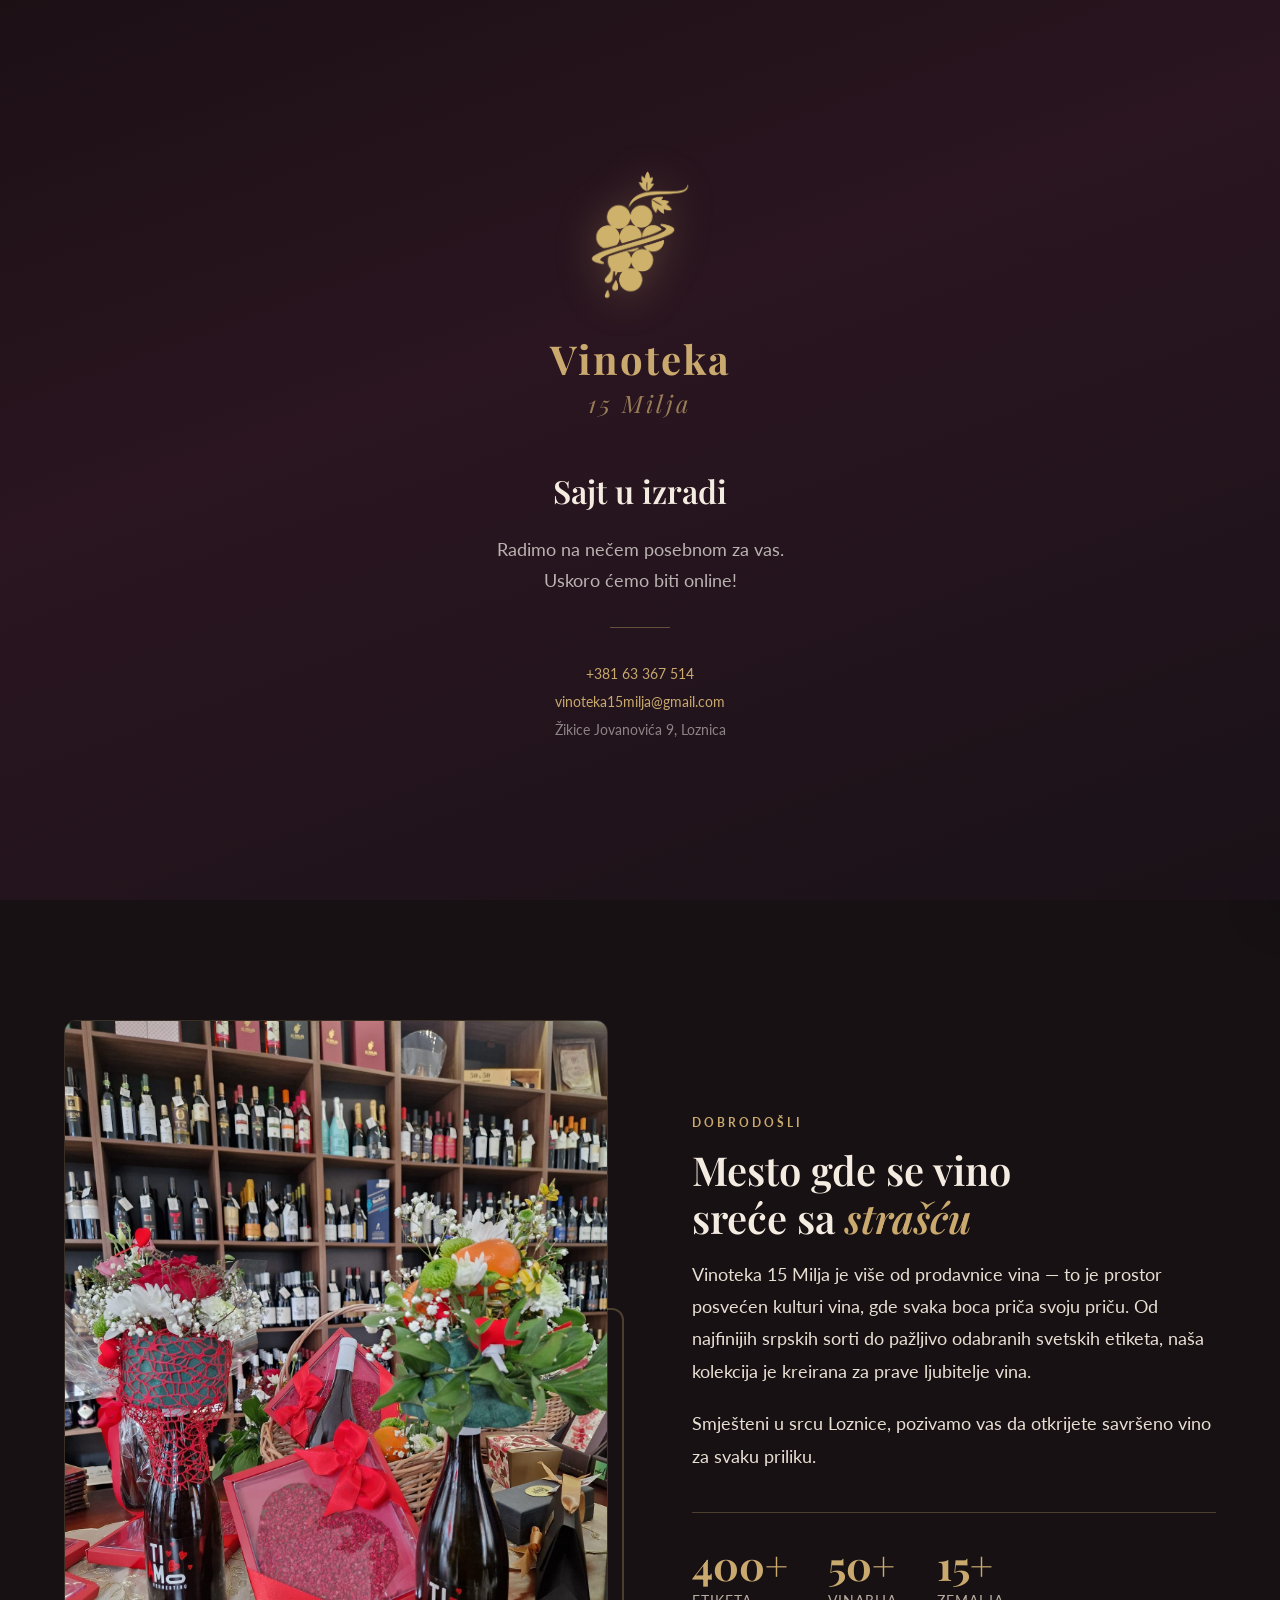
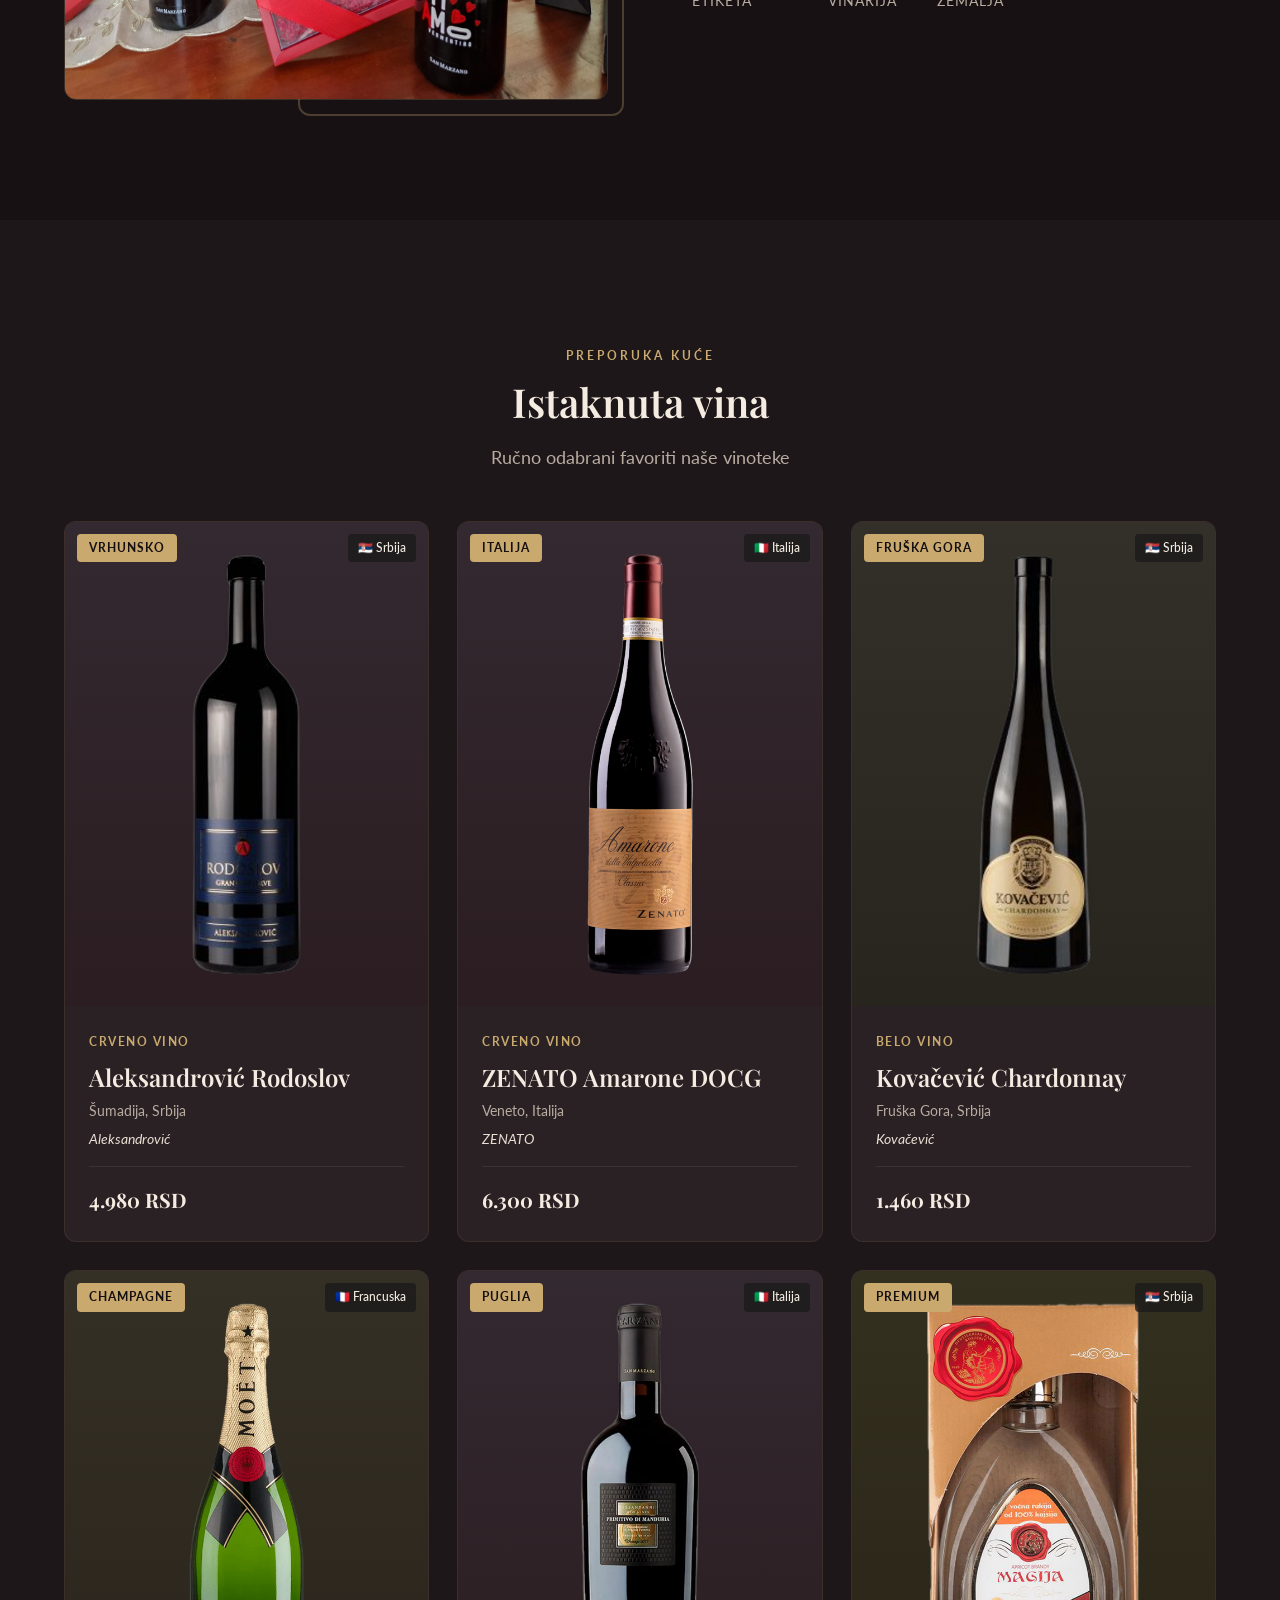
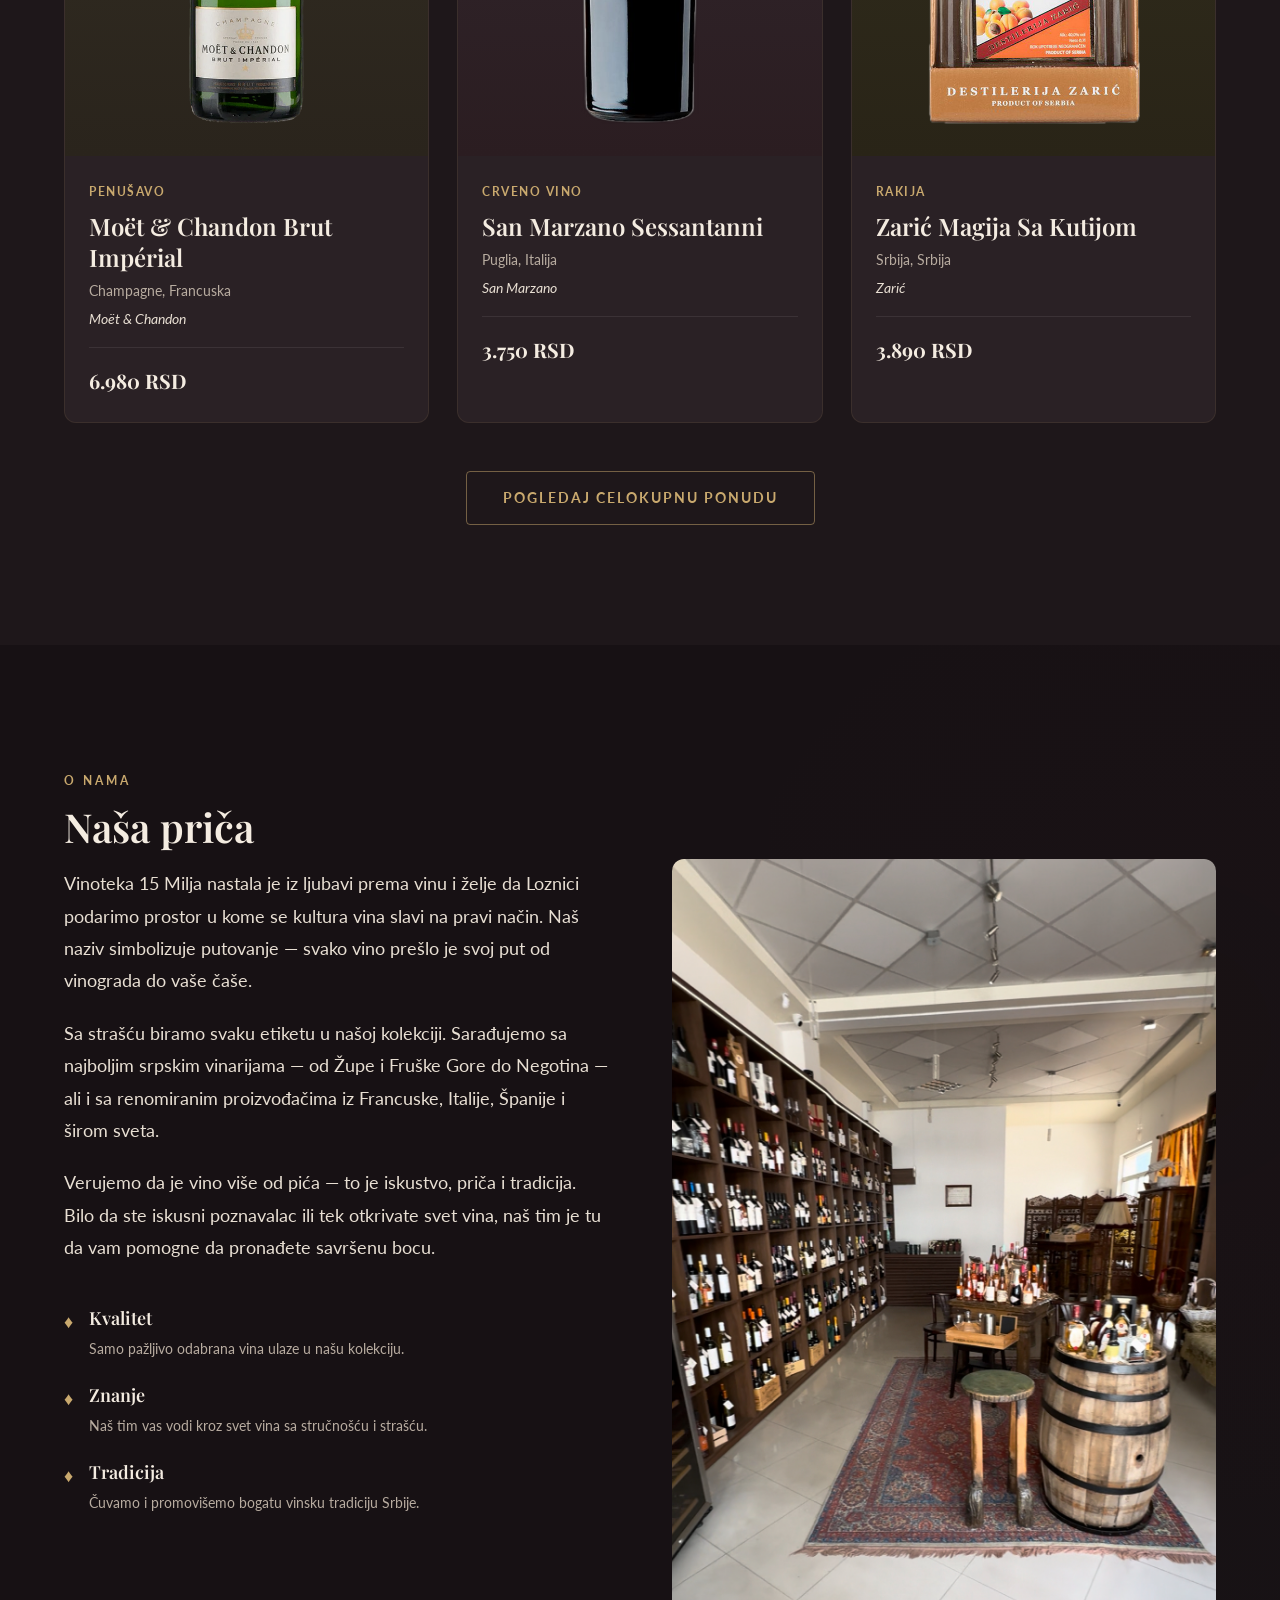
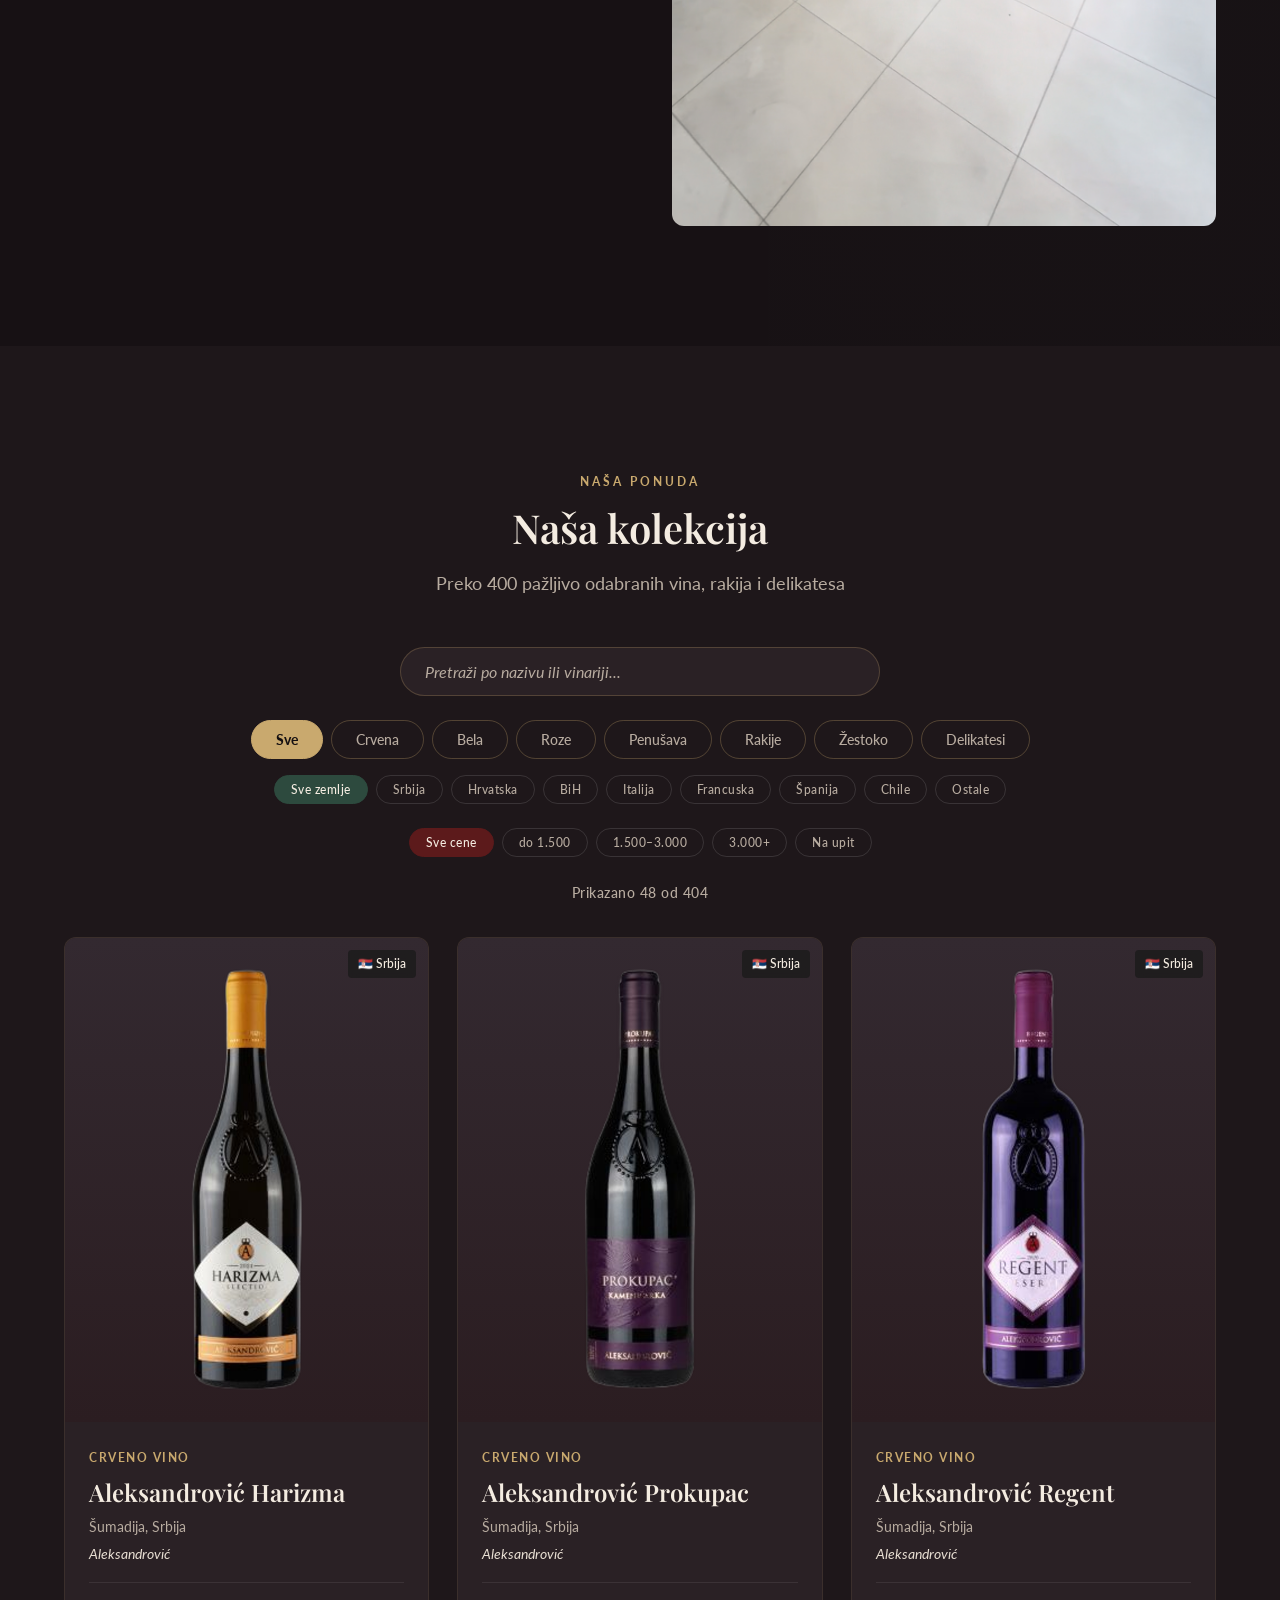
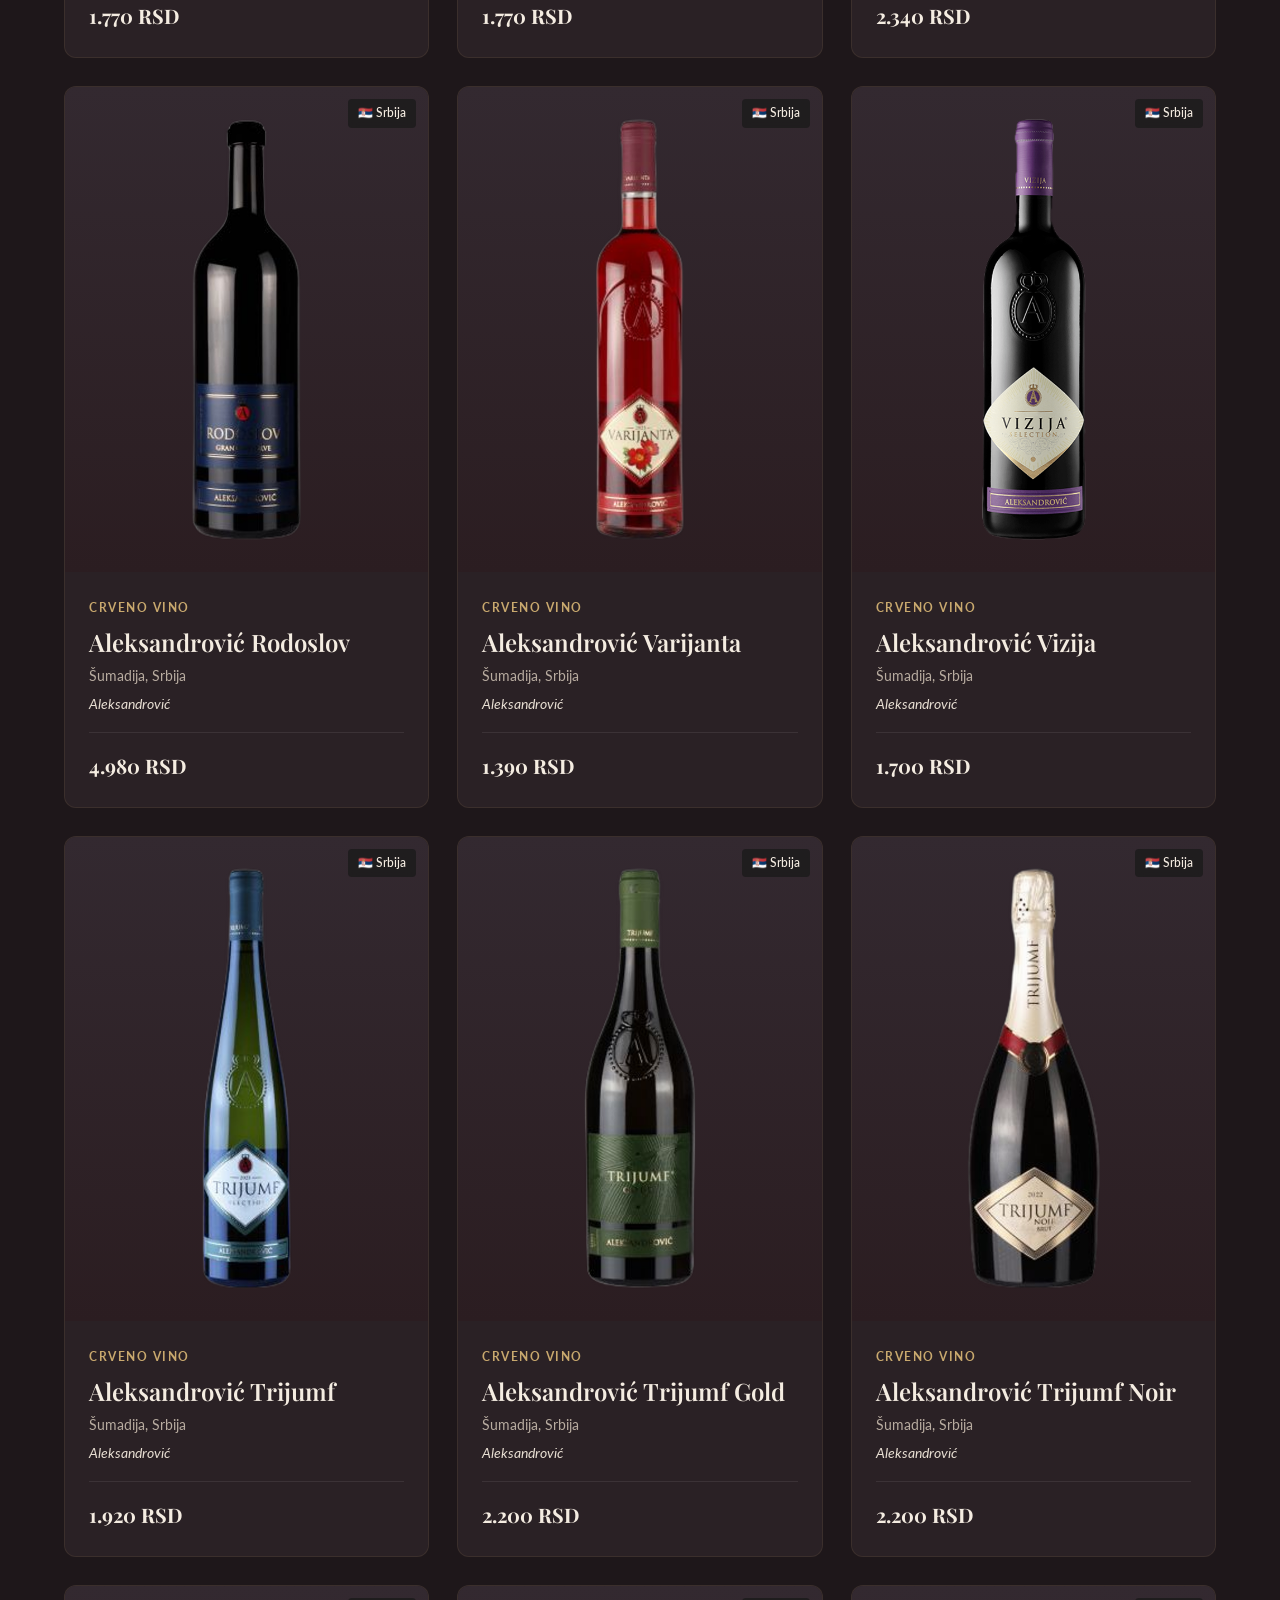
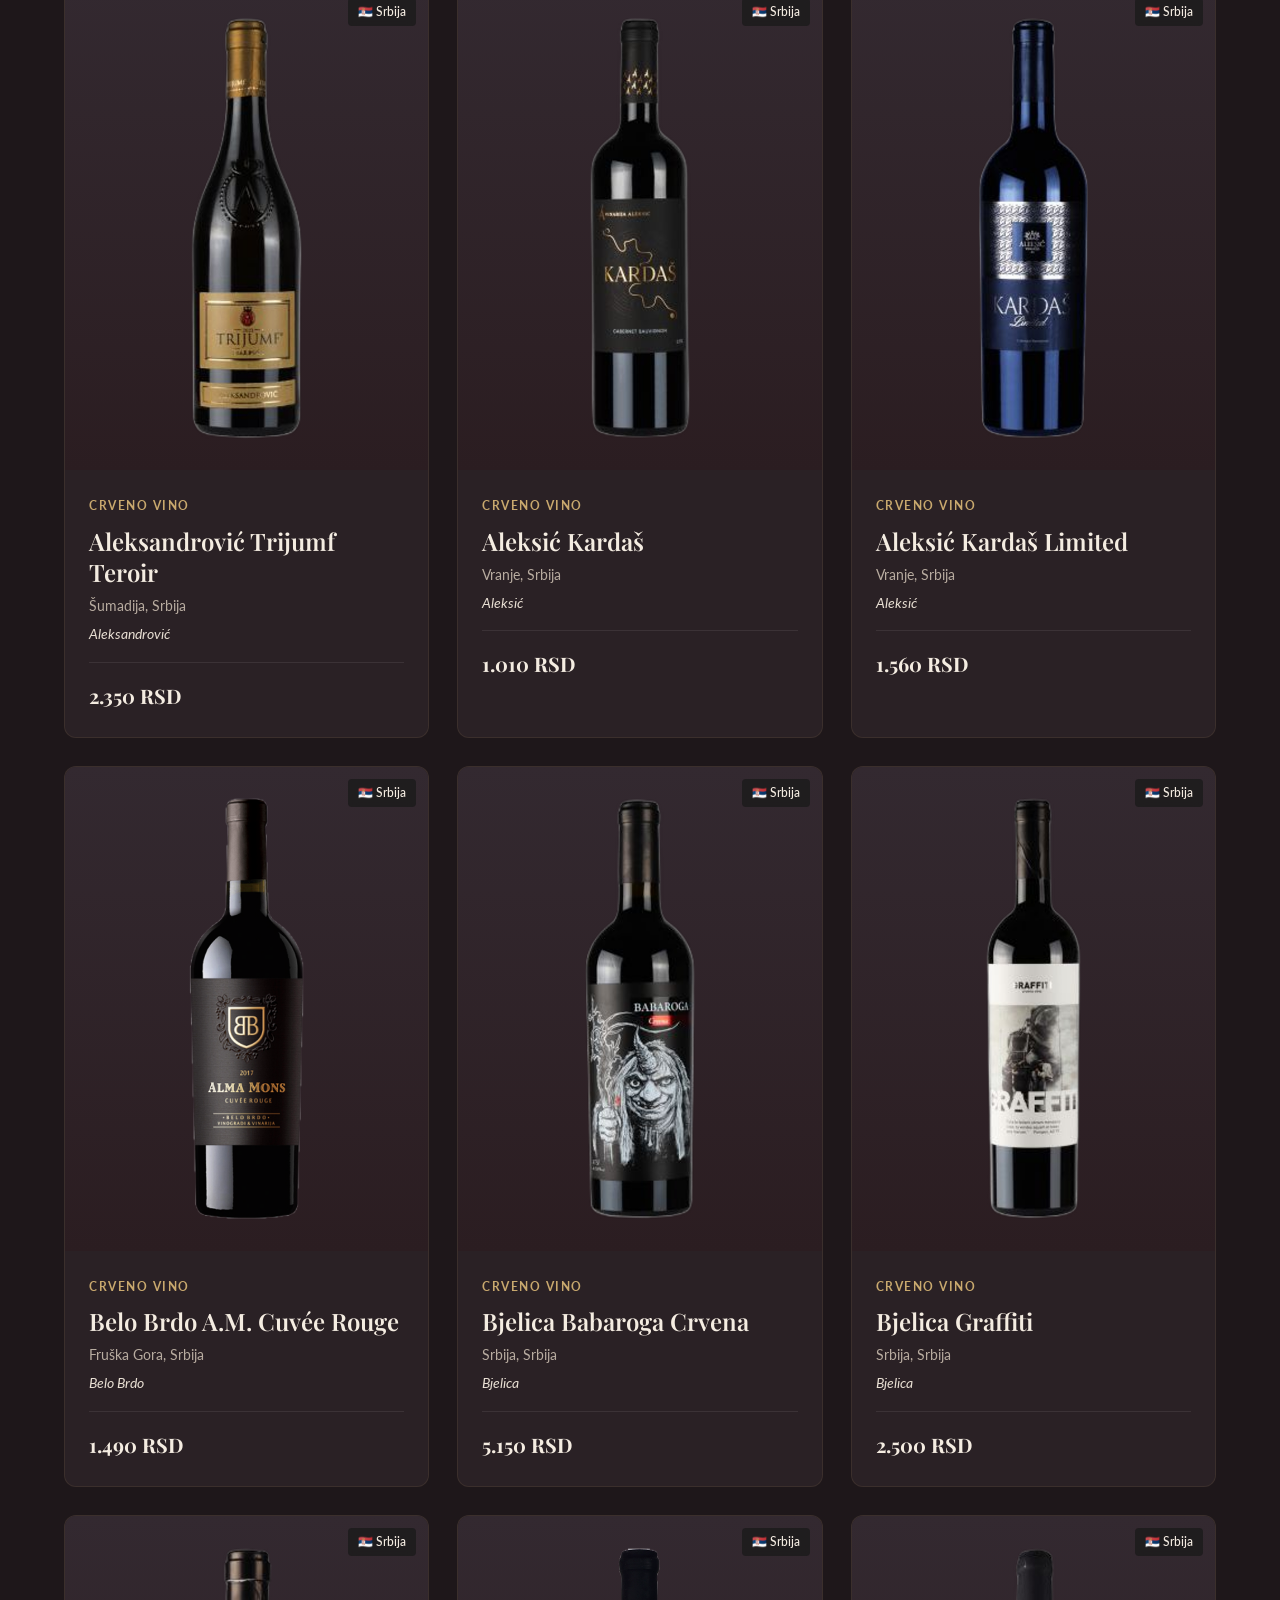
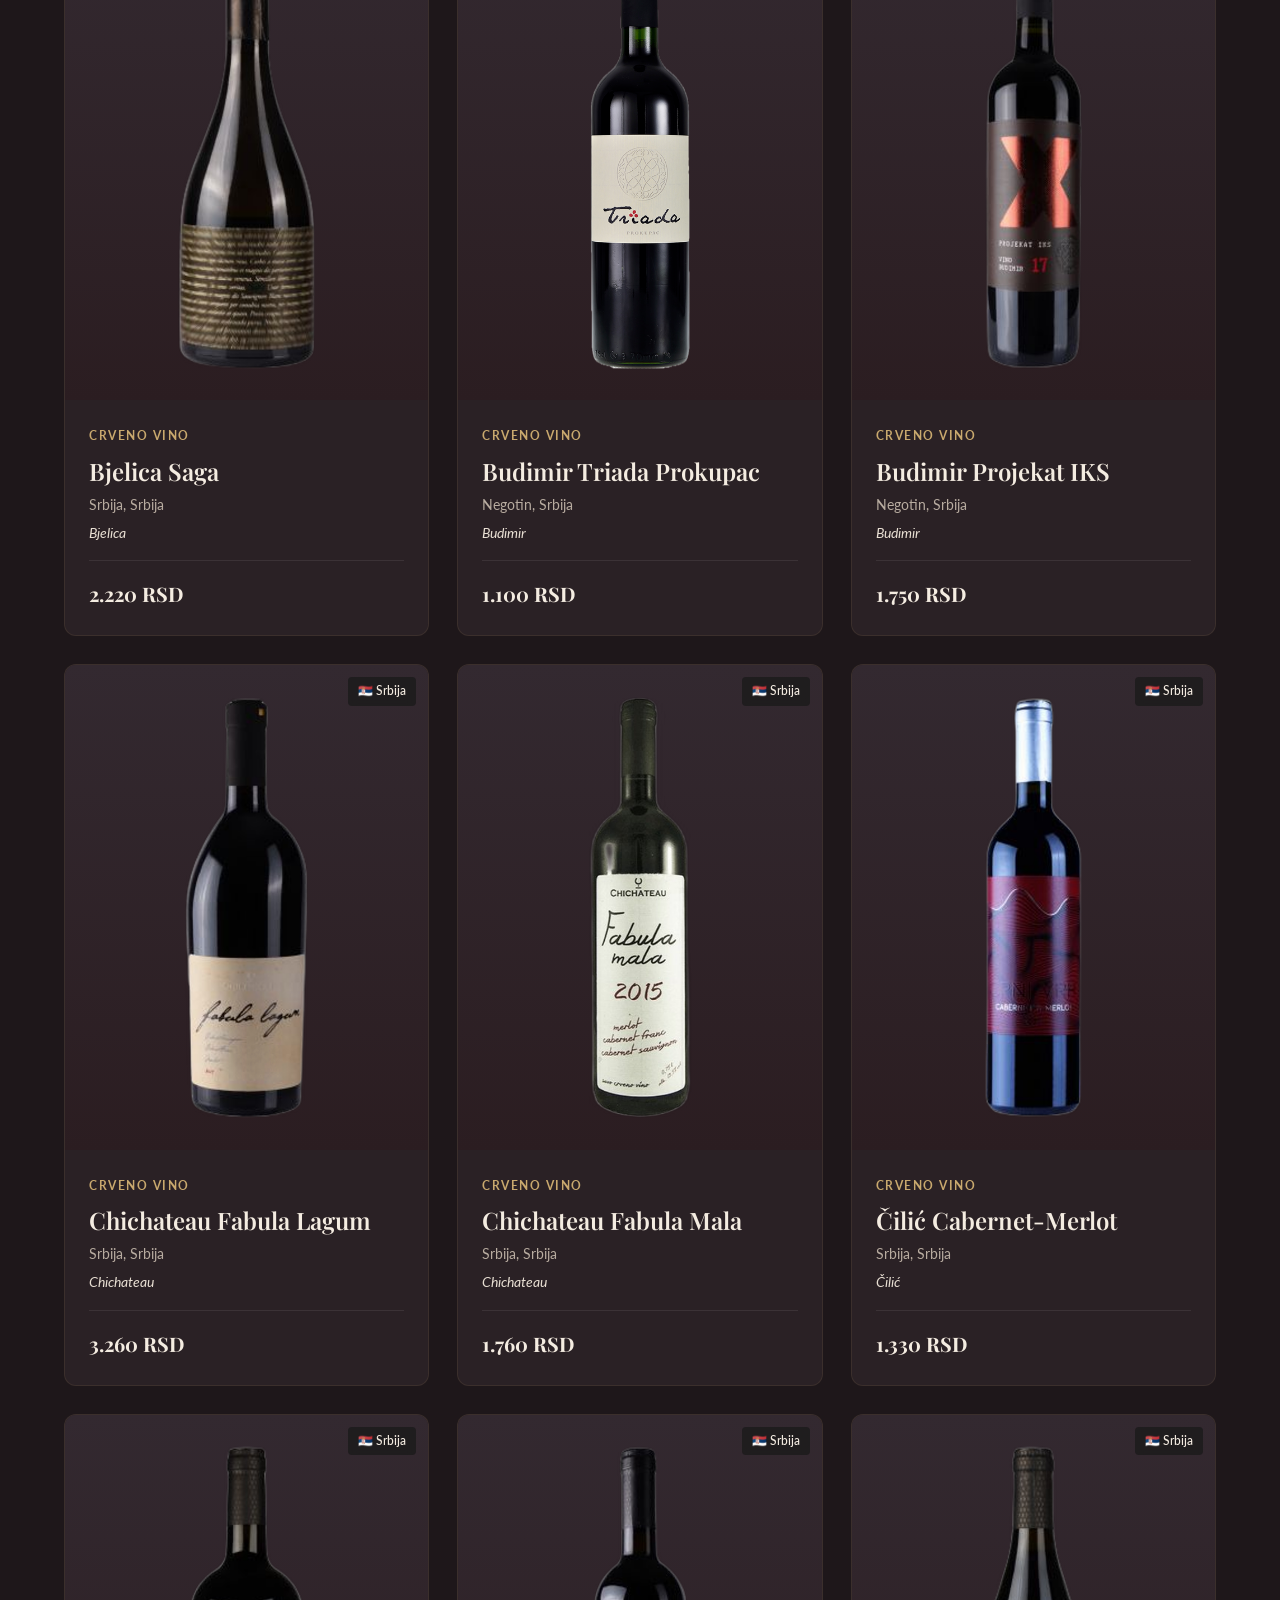
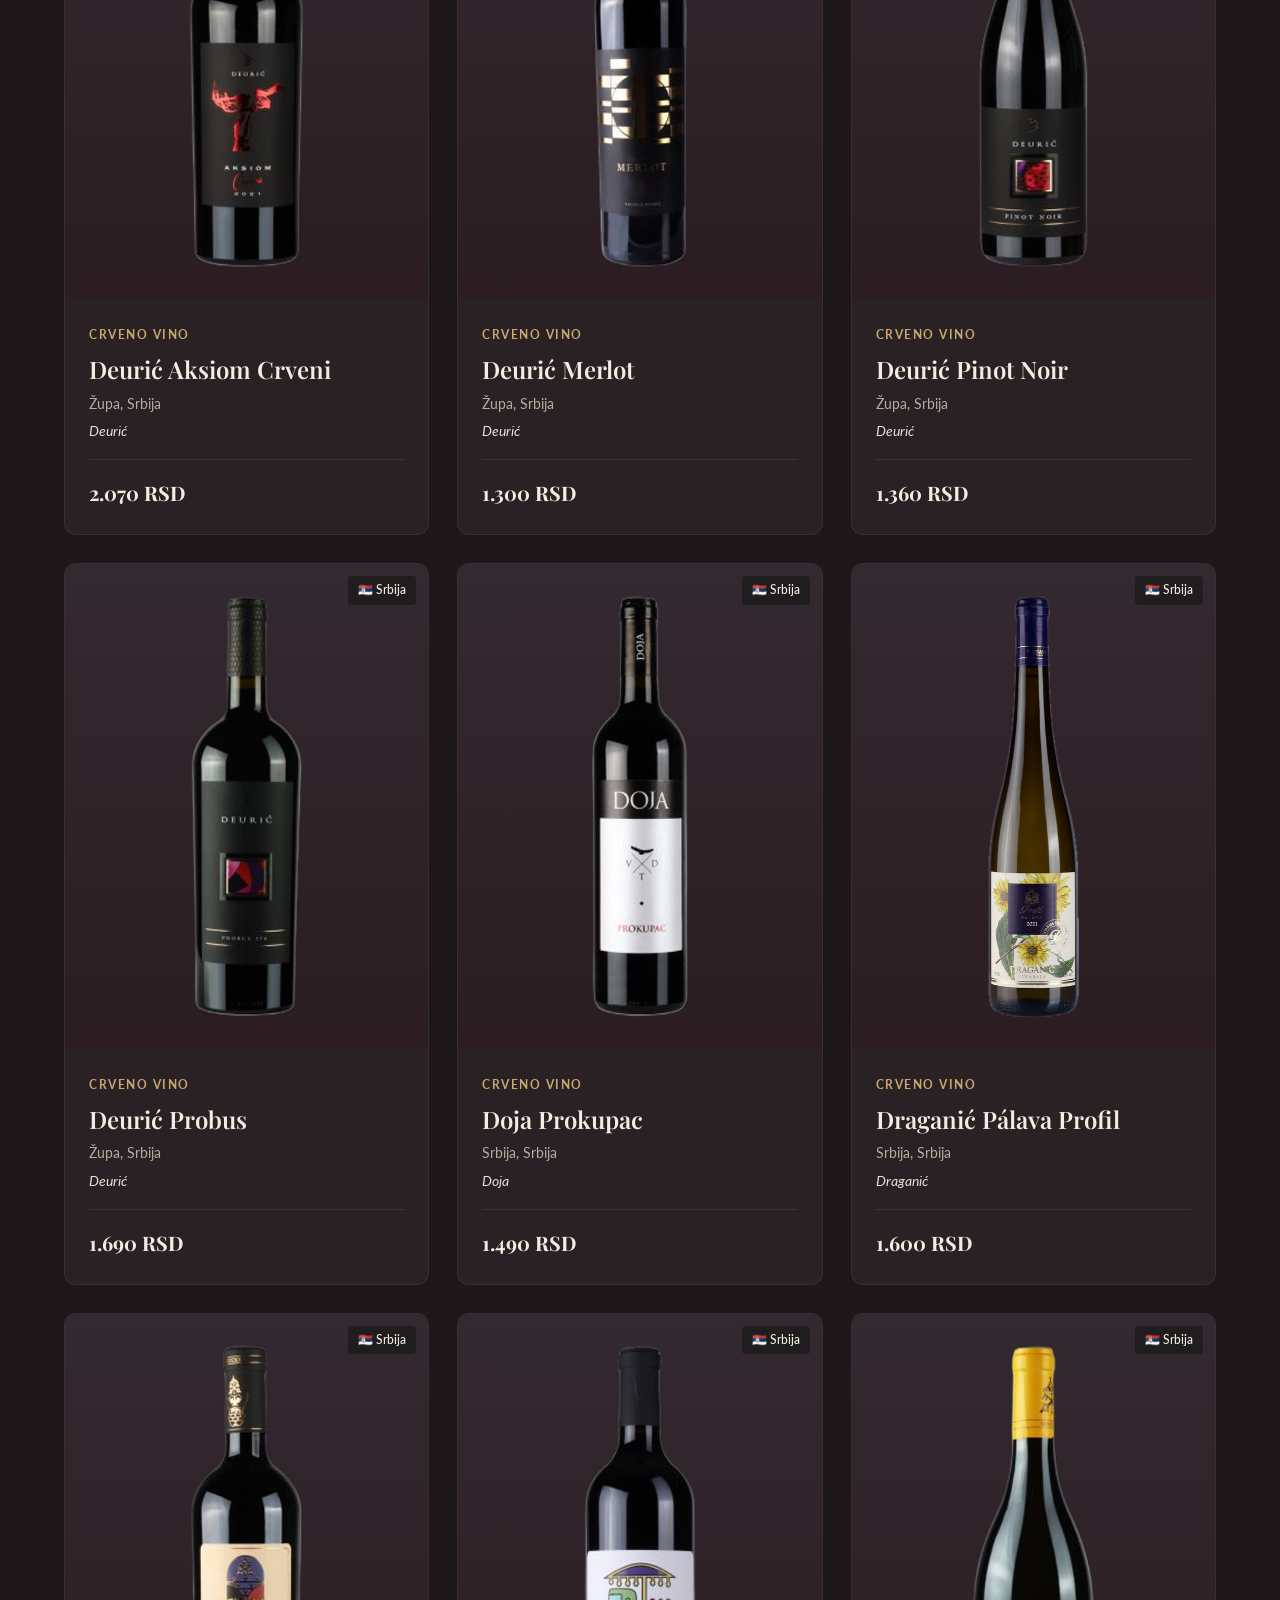
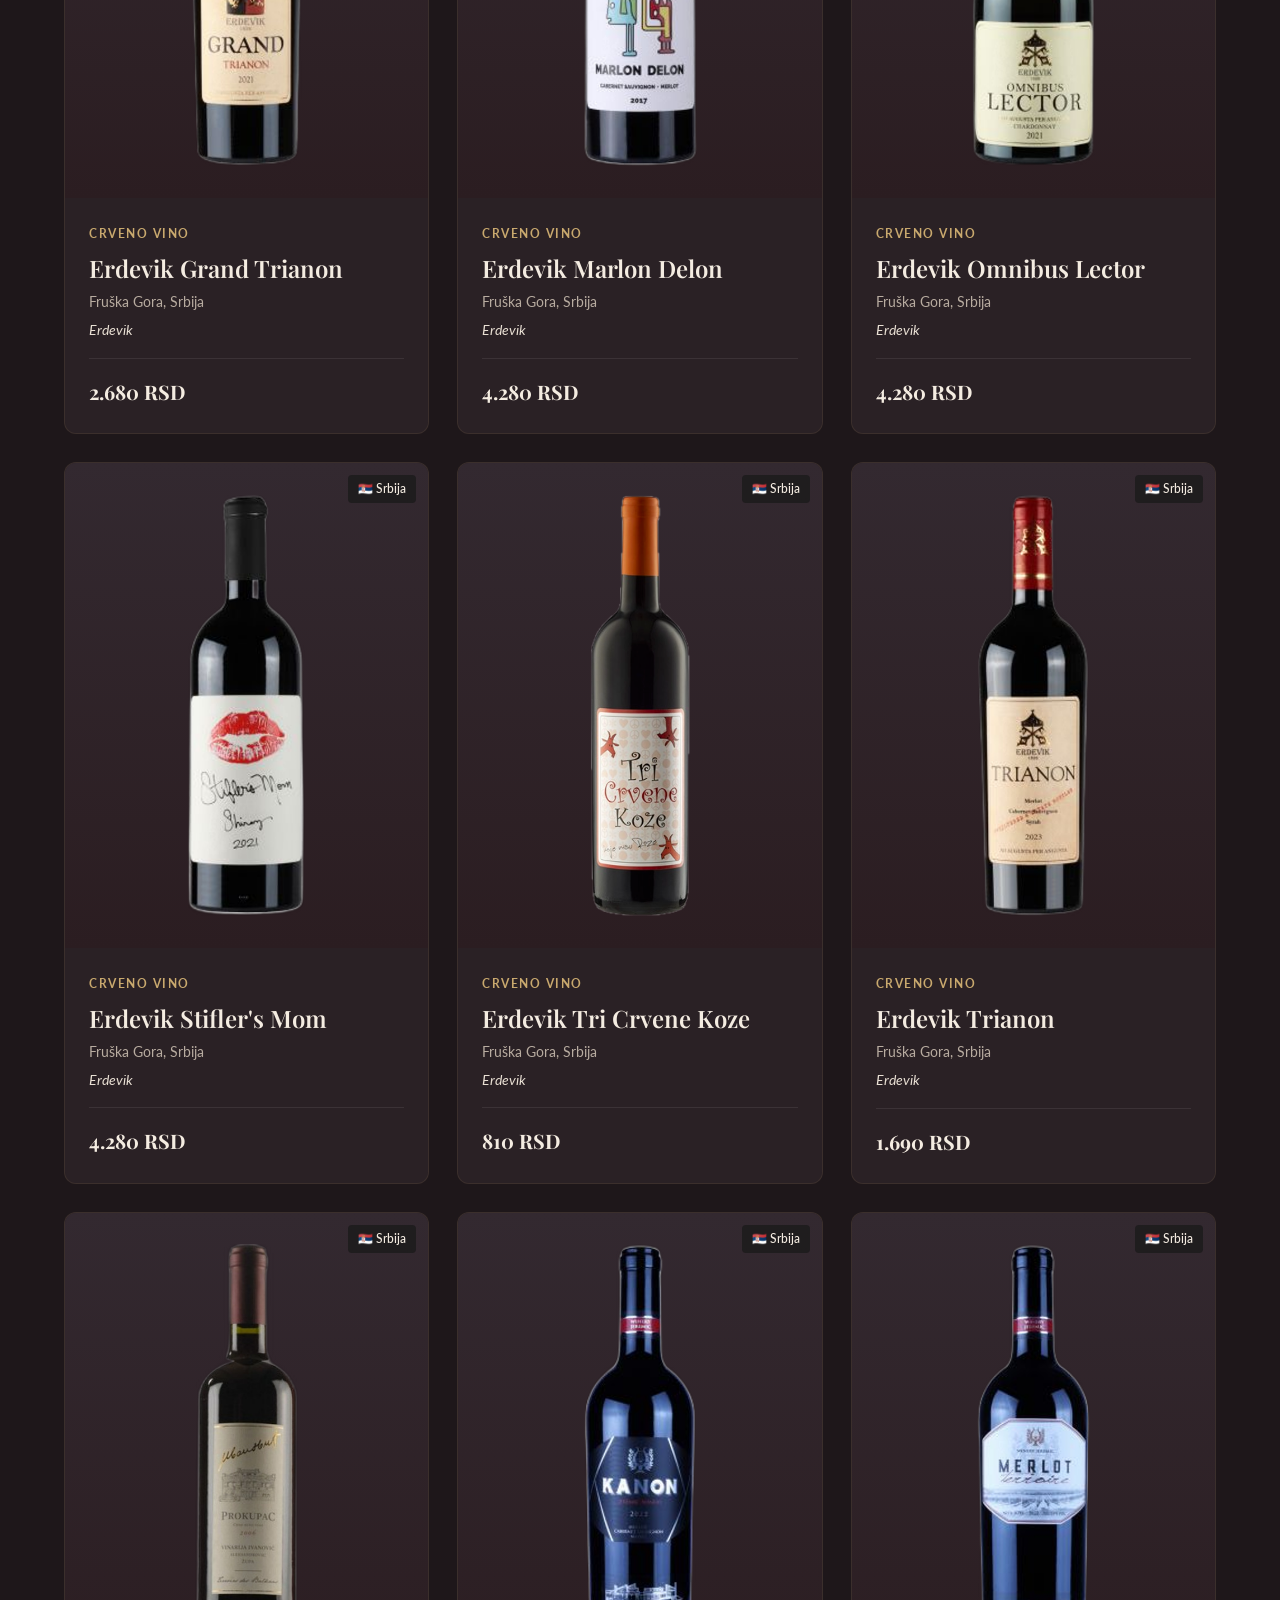
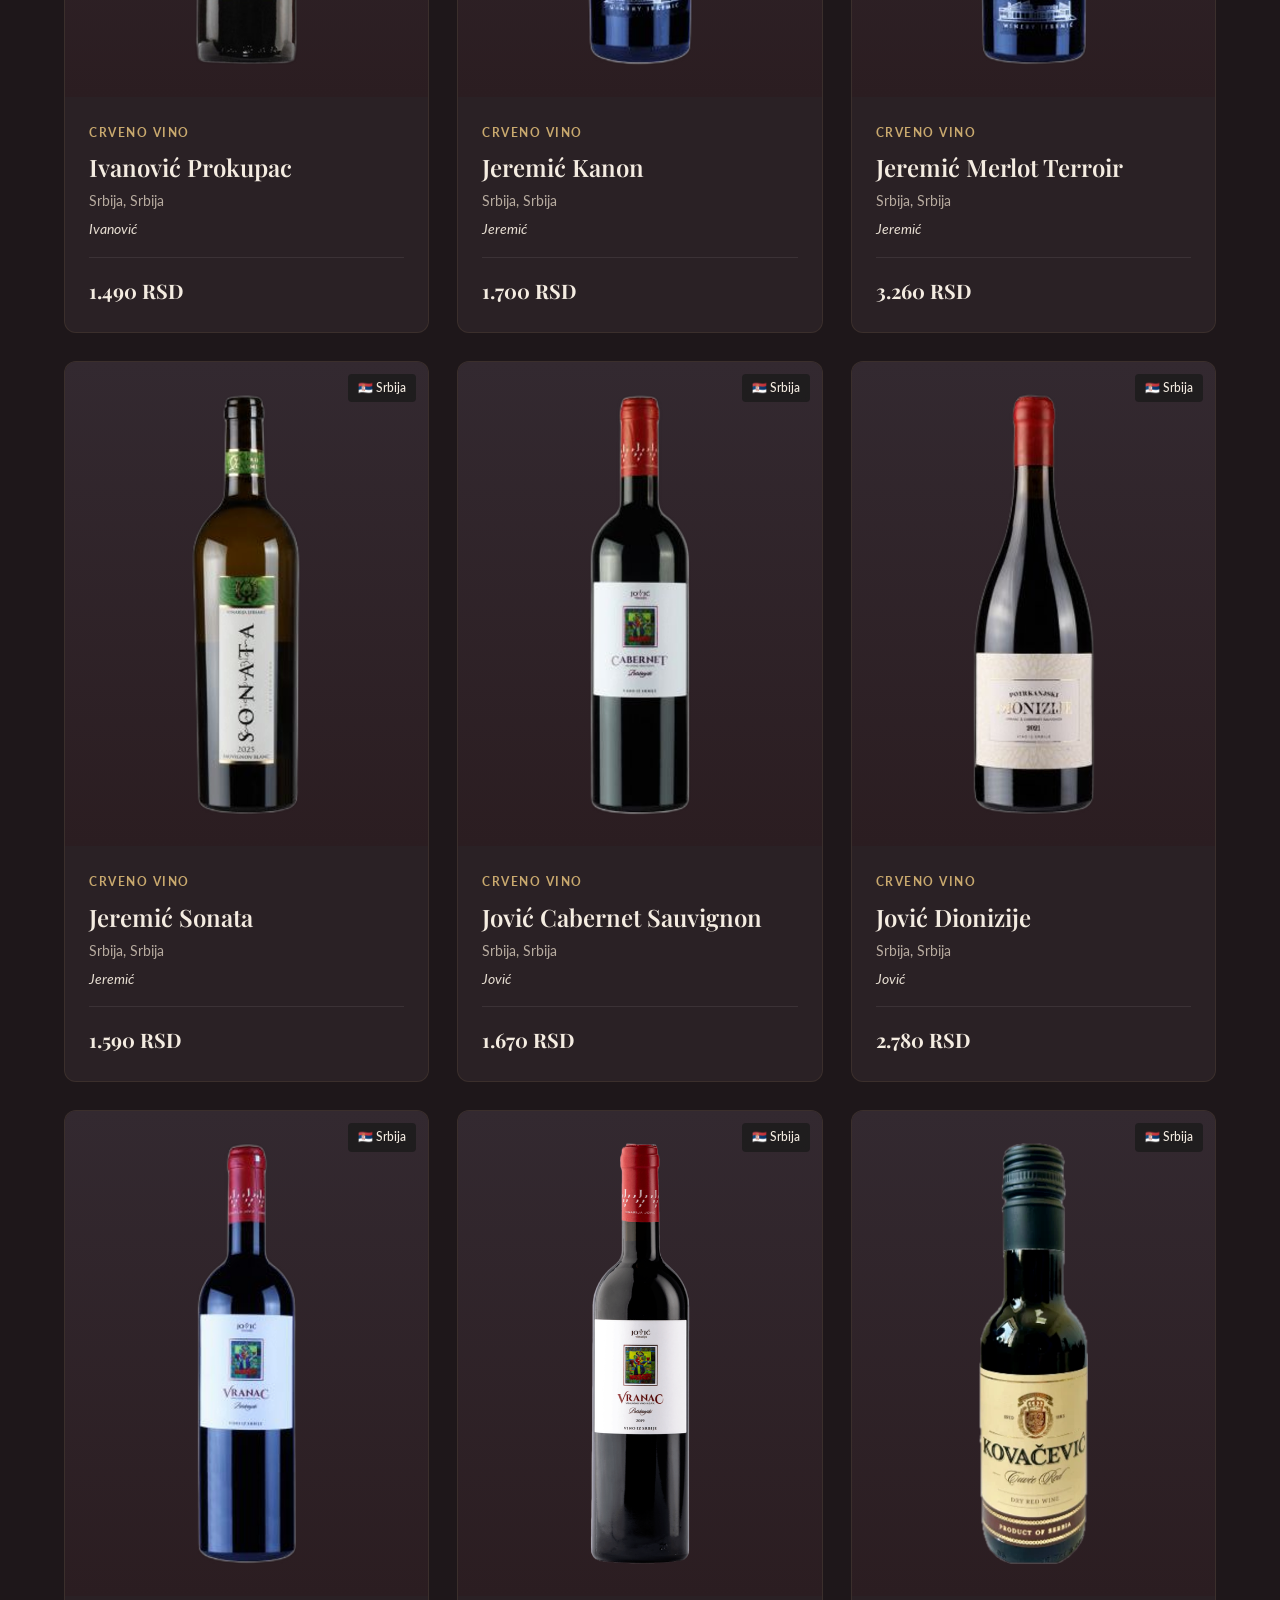
<file: index.html>
<!DOCTYPE html>
<html lang="sr" dir="ltr">
<head>
  <meta charset="UTF-8">
  <meta name="viewport" content="width=device-width, initial-scale=1.0">
  <meta name="description" content="Vinoteka 15 Milja - Premium wine shop in Loznica, Serbia. Discover curated Serbian and international wines.">
  <meta name="keywords" content="vinoteka, wine shop, Loznica, Serbian wine, vino, vinoteka 15 milja">
  <meta name="author" content="Vinoteka 15 Milja">
  <meta property="og:title" content="Vinoteka 15 Milja | Premium Wine Shop in Loznica">
  <meta property="og:description" content="Discover curated Serbian and international wines at Vinoteka 15 Milja, Loznica's premier wine boutique.">
  <meta property="og:type" content="website">
  <title>Vinoteka 15 Milja | Premium Wine Shop in Loznica</title>
  <link rel="preconnect" href="https://fonts.googleapis.com">
  <link rel="preconnect" href="https://fonts.gstatic.com" crossorigin>
  <link href="https://fonts.googleapis.com/css2?family=Playfair+Display:ital,wght@0,400;0,500;0,600;0,700;1,400;1,500&family=Lato:wght@300;400;700&display=swap" rel="stylesheet">
  <link rel="stylesheet" href="css/style.css">
</head>
<body>

  <!-- ============================================
       UNDER CONSTRUCTION OVERLAY
       Remove this entire block when the site is ready
       ============================================ -->
  <div class="under-construction" id="under-construction">
    <div class="uc-content">
      <img src="images/logo/logo2.png" alt="Vinoteka 15 Milja" class="uc-logo-img">
      <div class="uc-brand">
        <span class="uc-name">Vinoteka</span>
        <span class="uc-sub">15 Milja</span>
      </div>
      <h1 class="uc-title">Sajt u izradi</h1>
      <p class="uc-text">Radimo na nečem posebnom za vas.<br>Uskoro ćemo biti online!</p>
      <div class="uc-divider"></div>
      <div class="uc-contact">
        <p><a href="tel:+38163367514">+381 63 367 514</a></p>
        <p><a href="mailto:vinoteka15milja@gmail.com">vinoteka15milja@gmail.com</a></p>
        <p>Žikice Jovanovića 9, Loznica</p>
      </div>
    </div>
  </div>

  <!-- ============================================
       AGE VERIFICATION MODAL (18+)
       ============================================ -->
  <div class="age-gate-overlay" id="age-gate">
    <div class="age-gate-modal">
      <img src="images/logo/logo2.png" alt="Vinoteka 15 Milja" class="age-gate-logo-img">
      <div class="age-gate-brand">
        <span class="age-gate-name">Vinoteka</span>
        <span class="age-gate-sub">15 Milja</span>
      </div>
      <h2 class="age-gate-title">Dobrodošli</h2>
      <p class="age-gate-text">Ovaj sajt sadrži informacije o alkoholnim pićima.<br>Da li imate 18 ili više godina?</p>
      <div class="age-gate-buttons">
        <button class="age-gate-btn age-gate-yes" id="age-gate-yes">Da, imam 18+</button>
        <button class="age-gate-btn age-gate-no" id="age-gate-no">Ne, nemam</button>
      </div>
      <p class="age-gate-note">Ulaskom na sajt potvrđujete da imate zakonski dozvoljene godine za kupovinu alkohola.</p>
    </div>
  </div>

  <!-- ============================================
       NAVIGATION
       ============================================ -->
  <header class="site-header" id="site-header">
    <div class="container header-inner">
      <a href="#home" class="logo">
        <img src="images/logo/logo2.png" alt="Vinoteka 15 Milja" class="logo-img">
        <div class="logo-text">
          <span class="logo-name">Vinoteka</span>
          <span class="logo-sub">15 Milja</span>
        </div>
      </a>

      <nav class="main-nav" id="main-nav" aria-label="Main navigation">
        <ul class="nav-list">
          <li><a href="#home" class="nav-link active">Početna</a></li>
          <li><a href="#about" class="nav-link">O nama</a></li>
          <li><a href="#wines" class="nav-link">Vina</a></li>
          <li><a href="contact.html" class="nav-link">Kontakt</a></li>
        </ul>
      </nav>

      <div class="header-actions">
        <button class="cart-toggle" id="cart-toggle" aria-label="Korpa">
          <svg width="22" height="22" viewBox="0 0 24 24" fill="none" stroke="currentColor" stroke-width="1.8" stroke-linecap="round" stroke-linejoin="round"><circle cx="9" cy="21" r="1"/><circle cx="20" cy="21" r="1"/><path d="M1 1h4l2.68 13.39a2 2 0 0 0 2 1.61h9.72a2 2 0 0 0 2-1.61L23 6H6"/></svg>
          <span class="cart-count" id="cart-count" hidden>0</span>
        </button>

        <button class="mobile-toggle" id="mobile-toggle" aria-label="Toggle navigation" aria-expanded="false">
          <span class="hamburger-line"></span>
          <span class="hamburger-line"></span>
          <span class="hamburger-line"></span>
        </button>
      </div>
    </div>
  </header>

  <!-- ============================================
       HERO SECTION
       ============================================ -->
  <section class="hero" id="home">
    <div class="hero-overlay"></div>
    <div class="hero-content">
      <p class="hero-tagline animate-on-scroll">Vinoteka &middot; Loznica</p>
      <h1 class="hero-title animate-on-scroll">
        Vino bira<br><span class="hero-accent">strpljive.</span>
      </h1>
      <p class="hero-description animate-on-scroll">
        Više od 400 pažljivo odabranih etiketa iz Srbije i sveta.
      </p>
      <div class="hero-cta animate-on-scroll">
        <a href="#wines" class="btn btn-outline">Pogledaj ponudu</a>
      </div>
    </div>
    <div class="hero-scroll-indicator">
      <span>Skroluj</span>
      <div class="scroll-line"></div>
    </div>
  </section>

  <!-- ============================================
       INTRO / WELCOME SECTION
       ============================================ -->
  <section class="intro" id="intro">
    <div class="container">
      <div class="intro-grid">
        <div class="intro-image animate-on-scroll">
          <div class="intro-image-photo">
            <img src="images/logo/vinoteka2.JPG" alt="Vinoteka 15 Milja - ponuda" loading="lazy">
          </div>
          <div class="intro-image-accent"></div>
        </div>
        <div class="intro-content animate-on-scroll">
          <span class="section-label">Dobrodošli</span>
          <h2 class="section-title">Mesto gde se vino<br>sreće sa <em>strašću</em></h2>
          <p class="intro-text">
            Vinoteka 15 Milja je više od prodavnice vina &mdash; to je prostor posvećen kulturi vina,
            gde svaka boca priča svoju priču. Od najfinijih srpskih sorti do pažljivo odabranih
            svetskih etiketa, naša kolekcija je kreirana za prave ljubitelje vina.
          </p>
          <p class="intro-text">
            Smješteni u srcu Loznice, pozivamo vas da otkrijete savršeno vino za svaku priliku.
          </p>
          <div class="intro-stats">
            <div class="stat">
              <span class="stat-number">400+</span>
              <span class="stat-label">Etiketa</span>
            </div>
            <div class="stat">
              <span class="stat-number">50+</span>
              <span class="stat-label">Vinarija</span>
            </div>
            <div class="stat">
              <span class="stat-number">15+</span>
              <span class="stat-label">Zemalja</span>
            </div>
          </div>
        </div>
      </div>
    </div>
  </section>

  <!-- ============================================
       FEATURED WINES (dynamically populated)
       ============================================ -->
  <section class="featured" id="featured">
    <div class="container">
      <div class="section-header animate-on-scroll">
        <span class="section-label">Preporuka kuće</span>
        <h2 class="section-title">Istaknuta vina</h2>
        <p class="section-subtitle">Ručno odabrani favoriti naše vinoteke</p>
      </div>
      <div class="featured-grid" id="featured-grid"></div>
      <div class="featured-cta animate-on-scroll">
        <a href="#wines" class="btn btn-secondary">Pogledaj celokupnu ponudu</a>
      </div>
    </div>
  </section>

  <!-- ============================================
       ABOUT US SECTION
       ============================================ -->
  <section class="about" id="about">
    <div class="about-bg-pattern"></div>
    <div class="container">
      <div class="about-grid">
        <div class="about-content animate-on-scroll">
          <span class="section-label">O nama</span>
          <h2 class="section-title">Naša priča</h2>
          <p class="about-text">
            Vinoteka 15 Milja nastala je iz ljubavi prema vinu i želje da Loznici podarimo
            prostor u kome se kultura vina slavi na pravi način. Naš naziv simbolizuje putovanje
            &mdash; svako vino prešlo je svoj put od vinograda do vaše čaše.
          </p>
          <p class="about-text">
            Sa strašću biramo svaku etiketu u našoj kolekciji. Sarađujemo sa najboljim srpskim
            vinarijama &mdash; od Župe i Fruške Gore do Negotina &mdash; ali i sa renomiranim
            proizvođačima iz Francuske, Italije, Španije i širom sveta.
          </p>
          <p class="about-text">
            Verujemo da je vino više od pića &mdash; to je iskustvo, priča i tradicija. Bilo
            da ste iskusni poznavalac ili tek otkrivate svet vina, naš tim je tu da vam pomogne
            da pronađete savršenu bocu.
          </p>

          <div class="about-values">
            <div class="value-item">
              <span class="value-icon">&#9830;</span>
              <div>
                <h4>Kvalitet</h4>
                <p>Samo pažljivo odabrana vina ulaze u našu kolekciju.</p>
              </div>
            </div>
            <div class="value-item">
              <span class="value-icon">&#9830;</span>
              <div>
                <h4>Znanje</h4>
                <p>Naš tim vas vodi kroz svet vina sa stručnošću i strašću.</p>
              </div>
            </div>
            <div class="value-item">
              <span class="value-icon">&#9830;</span>
              <div>
                <h4>Tradicija</h4>
                <p>Čuvamo i promovišemo bogatu vinsku tradiciju Srbije.</p>
              </div>
            </div>
          </div>
        </div>

        <div class="about-images animate-on-scroll">
          <div class="about-slideshow">
            <div class="slide active">
              <img src="images/logo/vinoteka1.jpg" alt="Vinoteka 15 Milja">
            </div>
            <div class="slide">
              <img src="images/logo/vinoteka2.JPG" alt="Vinoteka 15 Milja">
            </div>
          </div>
        </div>
      </div>
    </div>
  </section>

  <!-- ============================================
       WINE SELECTION SECTION
       ============================================ -->
  <section class="wines-section" id="wines">
    <div class="container">
      <div class="section-header animate-on-scroll">
        <span class="section-label">Naša ponuda</span>
        <h2 class="section-title">Naša kolekcija</h2>
        <p class="section-subtitle">Preko 400 pažljivo odabranih vina, rakija i delikatesa</p>
      </div>

      <!-- Search + mobilni toggle filtera -->
      <div class="catalog-controls animate-on-scroll">
        <div class="wine-search">
          <input type="text" id="wine-search" placeholder="Pretraži po nazivu ili vinariji..." autocomplete="off">
        </div>
        <button class="mobile-filter-toggle" id="mobile-filter-toggle" aria-expanded="false" aria-controls="filters-panel">
          Filteri
        </button>
      </div>

      <!-- Filteri: na desktopu blok, na mobilnom bottom sheet -->
      <div class="filters-overlay" id="filters-overlay"></div>
      <div class="filters-panel" id="filters-panel">
        <div class="filters-panel-head">
          <span class="filters-panel-title">Filteri</span>
          <button class="filters-close" id="filters-close" aria-label="Zatvori filtere">&times;</button>
        </div>

        <div class="filter-group-label">Vrsta</div>
        <div class="wine-filters">
          <button class="filter-btn active" data-filter="all">Sve</button>
          <button class="filter-btn" data-filter="red">Crvena</button>
          <button class="filter-btn" data-filter="white">Bela</button>
          <button class="filter-btn" data-filter="rose">Roze</button>
          <button class="filter-btn" data-filter="sparkling">Penušava</button>
          <button class="filter-btn" data-filter="rakija">Rakije</button>
          <button class="filter-btn" data-filter="spirits">Žestoko</button>
          <button class="filter-btn" data-filter="delicacy">Delikatesi</button>
        </div>

        <div class="filter-group-label">Zemlja</div>
        <div class="origin-toggle">
          <button class="origin-btn active" data-origin="all">Sve zemlje</button>
          <button class="origin-btn" data-origin="rs">Srbija</button>
          <button class="origin-btn" data-origin="hr">Hrvatska</button>
          <button class="origin-btn" data-origin="ba">BiH</button>
          <button class="origin-btn" data-origin="it">Italija</button>
          <button class="origin-btn" data-origin="fr">Francuska</button>
          <button class="origin-btn" data-origin="es">Španija</button>
          <button class="origin-btn" data-origin="cl">Chile</button>
          <button class="origin-btn" data-origin="other">Ostale</button>
        </div>

        <div class="filter-group-label">Cena</div>
        <div class="price-toggle">
          <button class="price-btn active" data-price="all">Sve cene</button>
          <button class="price-btn" data-price="0-1500">do 1.500</button>
          <button class="price-btn" data-price="1500-3000">1.500&ndash;3.000</button>
          <button class="price-btn" data-price="3000+">3.000+</button>
          <button class="price-btn" data-price="inquiry">Na upit</button>
        </div>

        <div class="filters-panel-actions">
          <button class="filters-reset" id="filters-reset">Poništi sve</button>
          <button class="filters-apply" id="filters-apply">Prikaži rezultate</button>
        </div>
      </div>

      <!-- Aktivni filteri kao uklonjivi chipovi -->
      <div class="active-chips" id="active-chips"></div>

      <!-- Count -->
      <div class="results-count" id="results-count"></div>

      <!-- Wines Grid (dynamically populated) -->
      <div class="wines-grid" id="wines-grid"></div>

      <!-- No results message -->
      <div class="no-results" id="no-results" style="display: none;">
        <span class="no-results-icon">&#127863;</span>
        <p>Nema vina u ovoj kategoriji. Pokušajte drugu kombinaciju filtera.</p>
      </div>
    </div>
  </section>

  <!-- ============================================
       TESTIMONIAL / QUOTE SECTION
       ============================================ -->
  <section class="quote-section">
    <div class="container">
      <blockquote class="wine-quote animate-on-scroll">
        <span class="quote-mark">&ldquo;</span>
        <p>Vino je poezija u boci.</p>
        <cite>&mdash; Clifton Fadiman</cite>
      </blockquote>
    </div>
  </section>

  <!-- ============================================
       FOOTER
       ============================================ -->
  <footer class="site-footer">
    <div class="container">
      <div class="footer-grid">
        <div class="footer-brand">
          <a href="#home" class="footer-logo">
            <img src="images/logo/Logo-tekst.png" alt="Vinoteka 15 Milja" class="footer-logo-img">
          </a>
          <p class="footer-tagline">Vaš vinski kutak u srcu Loznice.</p>
        </div>

        <div class="footer-links">
          <h4>Navigacija</h4>
          <ul>
            <li><a href="#home">Početna</a></li>
            <li><a href="#about">O nama</a></li>
            <li><a href="#wines">Vina</a></li>
            <li><a href="contact.html">Kontakt</a></li>
          </ul>
        </div>

        <div class="footer-links">
          <h4>Ponuda</h4>
          <ul>
            <li><a href="#wines" data-filter-link="red">Crvena vina</a></li>
            <li><a href="#wines" data-filter-link="white">Bela vina</a></li>
            <li><a href="#wines" data-filter-link="rose">Roze vina</a></li>
            <li><a href="#wines" data-filter-link="rakija">Rakije</a></li>
          </ul>
        </div>

        <div class="footer-contact">
          <h4>Kontakt</h4>
          <p>Žikice Jovanovića 9<br>15300 Loznica, Srbija</p>
          <p><a href="tel:+38163367514">+381 63 367 514</a></p>
        </div>
      </div>

      <div class="footer-bottom">
        <p>&copy; 2026 Vinoteka 15 Milja. Sva prava zadržana.</p>
        <p class="footer-note">Uživajte u vinu odgovorno. Zabranjena prodaja alkohola licima mlađim od 18 godina.</p>
      </div>
    </div>
  </footer>

  <!-- Back to top button -->
  <button class="back-to-top" id="back-to-top" aria-label="Back to top">
    <svg width="20" height="20" viewBox="0 0 24 24" fill="none" stroke="currentColor" stroke-width="2.5"><polyline points="18 15 12 9 6 15"/></svg>
  </button>

  <!-- ============================================
       CART SIDE PANEL
       ============================================ -->
  <div class="cart-overlay" id="cart-overlay"></div>
  <aside class="cart-panel" id="cart-panel" aria-label="Korpa">
    <div class="cart-head">
      <span class="cart-title">Korpa</span>
      <button class="cart-close" id="cart-close" aria-label="Zatvori korpu">&times;</button>
    </div>
    <div class="cart-items" id="cart-items"></div>
    <div class="cart-foot" id="cart-foot">
      <div class="cart-total-row">
        <span>Ukupno</span>
        <strong id="cart-total">0 RSD</strong>
      </div>
      <p class="cart-note">Plaćanje pouzećem &mdash; pri preuzimanju ili dostavi.</p>
      <a href="checkout.html" class="btn btn-primary cart-checkout-btn">Poruči</a>
      <button class="cart-continue" id="cart-continue">Nastavi kupovinu</button>
    </div>
  </aside>

  <!-- ============================================
       PRODUCT DETAIL MODAL (popunjava se JS-om)
       ============================================ -->
  <div class="product-modal-overlay" id="product-modal" hidden>
    <div class="product-modal" role="dialog" aria-modal="true" aria-label="Detalji proizvoda">
      <button class="product-modal-close" id="product-modal-close" aria-label="Zatvori">&times;</button>
      <div class="product-modal-media" id="product-modal-media"></div>
      <div class="product-modal-info" id="product-modal-info"></div>
    </div>
  </div>

  <script src="js/wines-data.js"></script>
  <script src="js/cart.js"></script>
  <script src="js/main.js"></script>
</body>
</html>
</file>
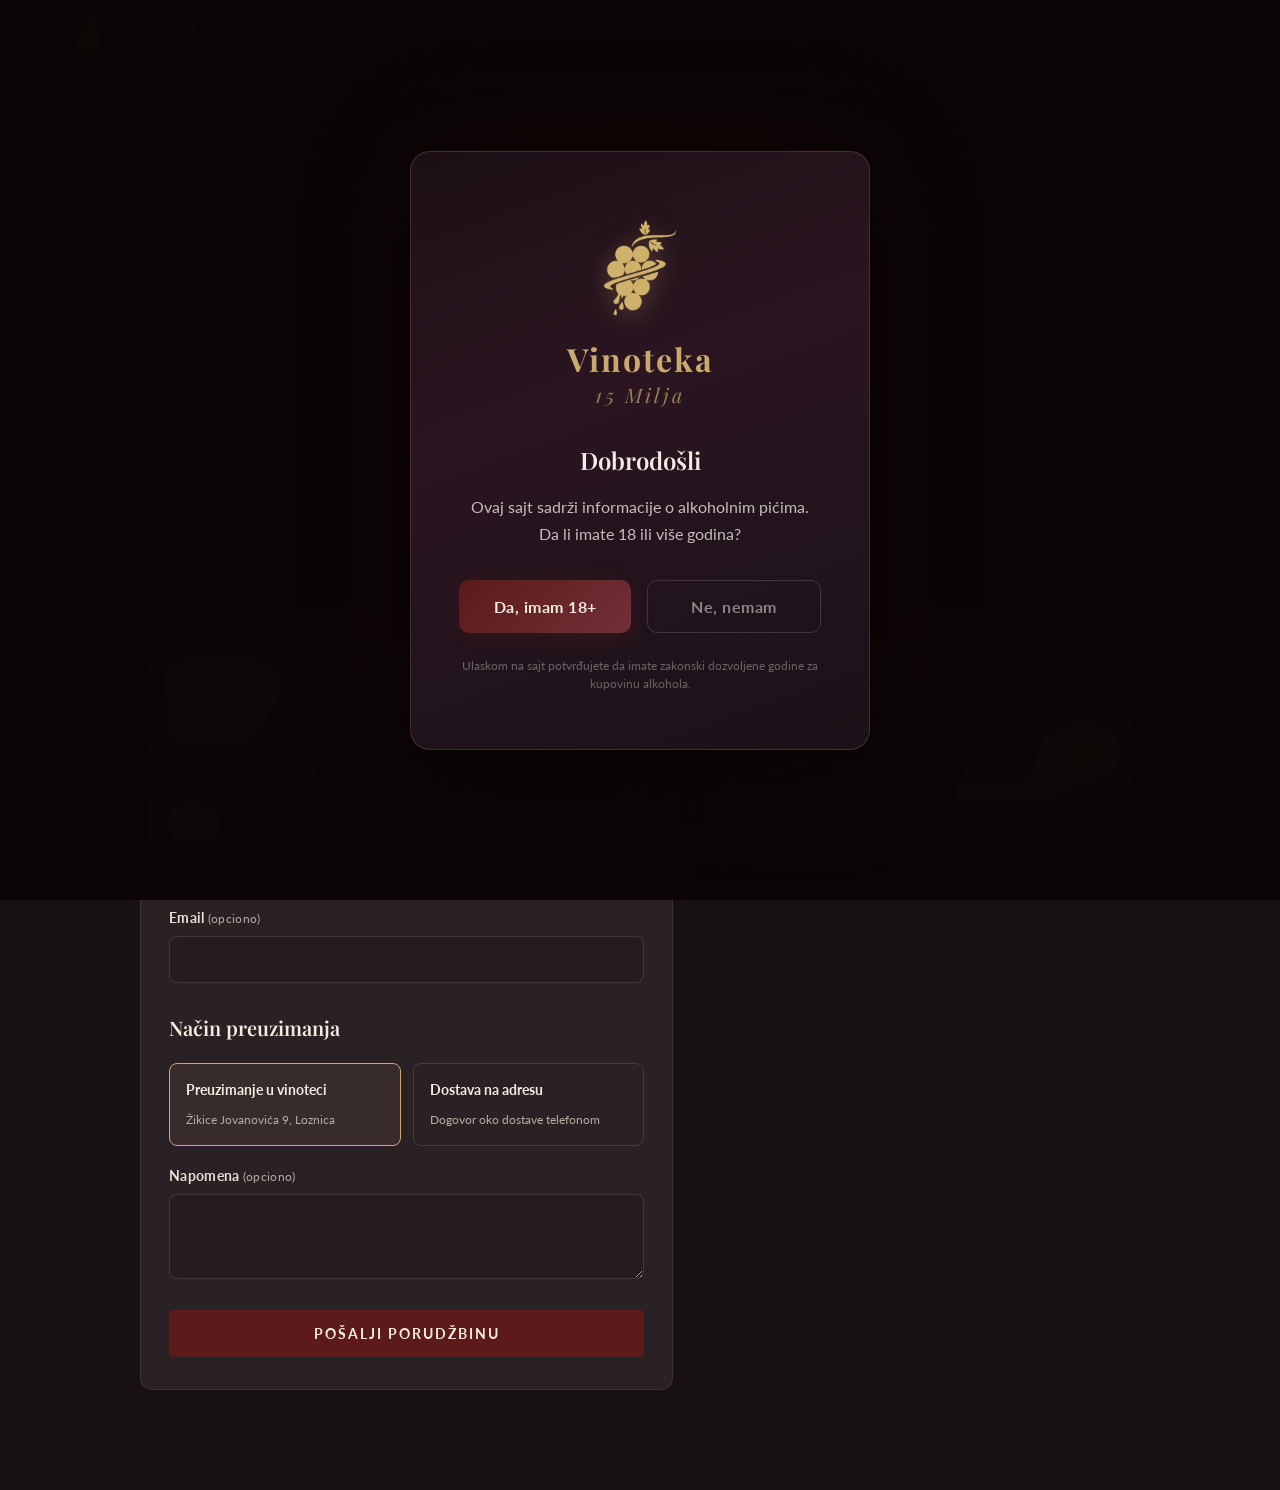
<file: checkout.html>
<!DOCTYPE html>
<html lang="sr" dir="ltr">
<head>
  <meta charset="UTF-8">
  <meta name="viewport" content="width=device-width, initial-scale=1.0">
  <meta name="description" content="Završite porudžbinu - Vinoteka 15 Milja, Loznica. Plaćanje pouzećem.">
  <meta name="robots" content="noindex">
  <meta name="author" content="Vinoteka 15 Milja">
  <title>Porudžbina | Vinoteka 15 Milja</title>
  <link rel="preconnect" href="https://fonts.googleapis.com">
  <link rel="preconnect" href="https://fonts.gstatic.com" crossorigin>
  <link href="https://fonts.googleapis.com/css2?family=Playfair+Display:ital,wght@0,400;0,500;0,600;0,700;1,400;1,500&family=Lato:wght@300;400;700&display=swap" rel="stylesheet">
  <link rel="stylesheet" href="css/style.css">
</head>
<body>

  <!-- ============================================
       AGE VERIFICATION MODAL (18+)
       ============================================ -->
  <div class="age-gate-overlay" id="age-gate">
    <div class="age-gate-modal">
      <img src="images/logo/logo2.png" alt="Vinoteka 15 Milja" class="age-gate-logo-img">
      <div class="age-gate-brand">
        <span class="age-gate-name">Vinoteka</span>
        <span class="age-gate-sub">15 Milja</span>
      </div>
      <h2 class="age-gate-title">Dobrodošli</h2>
      <p class="age-gate-text">Ovaj sajt sadrži informacije o alkoholnim pićima.<br>Da li imate 18 ili više godina?</p>
      <div class="age-gate-buttons">
        <button class="age-gate-btn age-gate-yes" id="age-gate-yes">Da, imam 18+</button>
        <button class="age-gate-btn age-gate-no" id="age-gate-no">Ne, nemam</button>
      </div>
      <p class="age-gate-note">Ulaskom na sajt potvrđujete da imate zakonski dozvoljene godine za kupovinu alkohola.</p>
    </div>
  </div>

  <!-- ============================================
       NAVIGATION
       ============================================ -->
  <header class="site-header scrolled" id="site-header">
    <div class="container header-inner">
      <a href="index.html" class="logo">
        <img src="images/logo/logo2.png" alt="Vinoteka 15 Milja" class="logo-img">
        <div class="logo-text">
          <span class="logo-name">Vinoteka</span>
          <span class="logo-sub">15 Milja</span>
        </div>
      </a>

      <nav class="main-nav" id="main-nav" aria-label="Main navigation">
        <ul class="nav-list">
          <li><a href="index.html#home" class="nav-link">Početna</a></li>
          <li><a href="index.html#about" class="nav-link">O nama</a></li>
          <li><a href="index.html#wines" class="nav-link">Vina</a></li>
          <li><a href="contact.html" class="nav-link">Kontakt</a></li>
        </ul>
      </nav>

      <button class="mobile-toggle" id="mobile-toggle" aria-label="Toggle navigation" aria-expanded="false">
        <span class="hamburger-line"></span>
        <span class="hamburger-line"></span>
        <span class="hamburger-line"></span>
      </button>
    </div>
  </header>

  <!-- ============================================
       CHECKOUT
       ============================================ -->
  <section class="checkout-section">
    <div class="container">
      <div class="section-header">
        <span class="section-label">Porudžbina</span>
        <h2 class="section-title">Završite porudžbinu</h2>
        <p class="section-subtitle">Plaćanje pouzećem &mdash; pri preuzimanju u vinoteci ili dostavi</p>
      </div>

      <!-- Prazna korpa -->
      <div class="checkout-empty" id="checkout-empty" hidden>
        <span class="cart-empty-icon">&#127863;</span>
        <p>Vaša korpa je prazna.</p>
        <a href="index.html#wines" class="btn btn-secondary">Pogledaj ponudu</a>
      </div>

      <!-- Potvrda uspešne porudžbine -->
      <div class="checkout-success" id="checkout-success" hidden>
        <div class="success-icon">&#10003;</div>
        <h3>Porudžbina je primljena!</h3>
        <p>Hvala vam na poverenju. Kontaktiraćemo vas u najkraćem roku radi potvrde.<br>
           Plaćanje je pouzećem &mdash; pri preuzimanju ili dostavi.</p>
        <a href="index.html" class="btn btn-secondary">Nazad na početnu</a>
      </div>

      <!-- Glavni sadržaj -->
      <div class="checkout-grid" id="checkout-grid">
        <form class="checkout-form" id="checkout-form" novalidate>
          <h3 class="checkout-block-title">Vaši podaci</h3>

          <div class="form-field">
            <label for="co-name">Ime i prezime <span class="req">*</span></label>
            <input type="text" id="co-name" name="name" autocomplete="name" required>
            <span class="field-error" id="err-name" hidden>Unesite ime i prezime.</span>
          </div>

          <div class="form-field">
            <label for="co-phone">Telefon <span class="req">*</span></label>
            <input type="tel" id="co-phone" name="phone" autocomplete="tel" placeholder="06x xxx xxxx" required>
            <span class="field-error" id="err-phone" hidden>Unesite ispravan broj telefona.</span>
          </div>

          <div class="form-field">
            <label for="co-email">Email <span class="optional">(opciono)</span></label>
            <input type="email" id="co-email" name="email" autocomplete="email">
            <span class="field-error" id="err-email" hidden>Email adresa nije ispravna.</span>
          </div>

          <h3 class="checkout-block-title">Način preuzimanja</h3>

          <div class="delivery-options">
            <label class="delivery-option">
              <input type="radio" name="delivery" value="pickup" checked>
              <span class="delivery-option-box">
                <strong>Preuzimanje u vinoteci</strong>
                <small>Žikice Jovanovića 9, Loznica</small>
              </span>
            </label>
            <label class="delivery-option">
              <input type="radio" name="delivery" value="delivery">
              <span class="delivery-option-box">
                <strong>Dostava na adresu</strong>
                <small>Dogovor oko dostave telefonom</small>
              </span>
            </label>
          </div>

          <div class="form-field" id="address-field" hidden>
            <label for="co-address">Adresa za dostavu <span class="req">*</span></label>
            <input type="text" id="co-address" name="address" autocomplete="street-address" placeholder="Ulica i broj, mesto">
            <span class="field-error" id="err-address" hidden>Unesite adresu za dostavu.</span>
          </div>

          <div class="form-field">
            <label for="co-note">Napomena <span class="optional">(opciono)</span></label>
            <textarea id="co-note" name="note" rows="3"></textarea>
          </div>

          <!-- Honeypot za botove -->
          <input type="checkbox" name="botcheck" id="co-botcheck" class="hp-field" tabindex="-1" autocomplete="off">

          <div class="checkout-error" id="checkout-error" hidden>
            Slanje porudžbine nije uspelo. Pokušajte ponovo ili nas pozovite:
            <a href="tel:+38163367514">+381 63 367 514</a>
          </div>

          <button type="submit" class="btn btn-primary checkout-submit" id="checkout-submit">
            Pošalji porudžbinu
          </button>
        </form>

        <aside class="checkout-summary">
          <h3 class="checkout-block-title">Vaša korpa</h3>
          <div class="summary-items" id="summary-items"></div>
          <div class="summary-total">
            <span>Ukupno</span>
            <strong id="summary-total">0 RSD</strong>
          </div>
          <p class="cart-note">Cene su informativne. Konačan iznos potvrđujemo pri kontaktu.</p>
        </aside>
      </div>
    </div>
  </section>

  <script src="js/wines-data.js"></script>
  <script src="js/cart.js"></script>
  <script src="js/main.js"></script>
  <script src="js/checkout.js"></script>
</body>
</html>
</file>
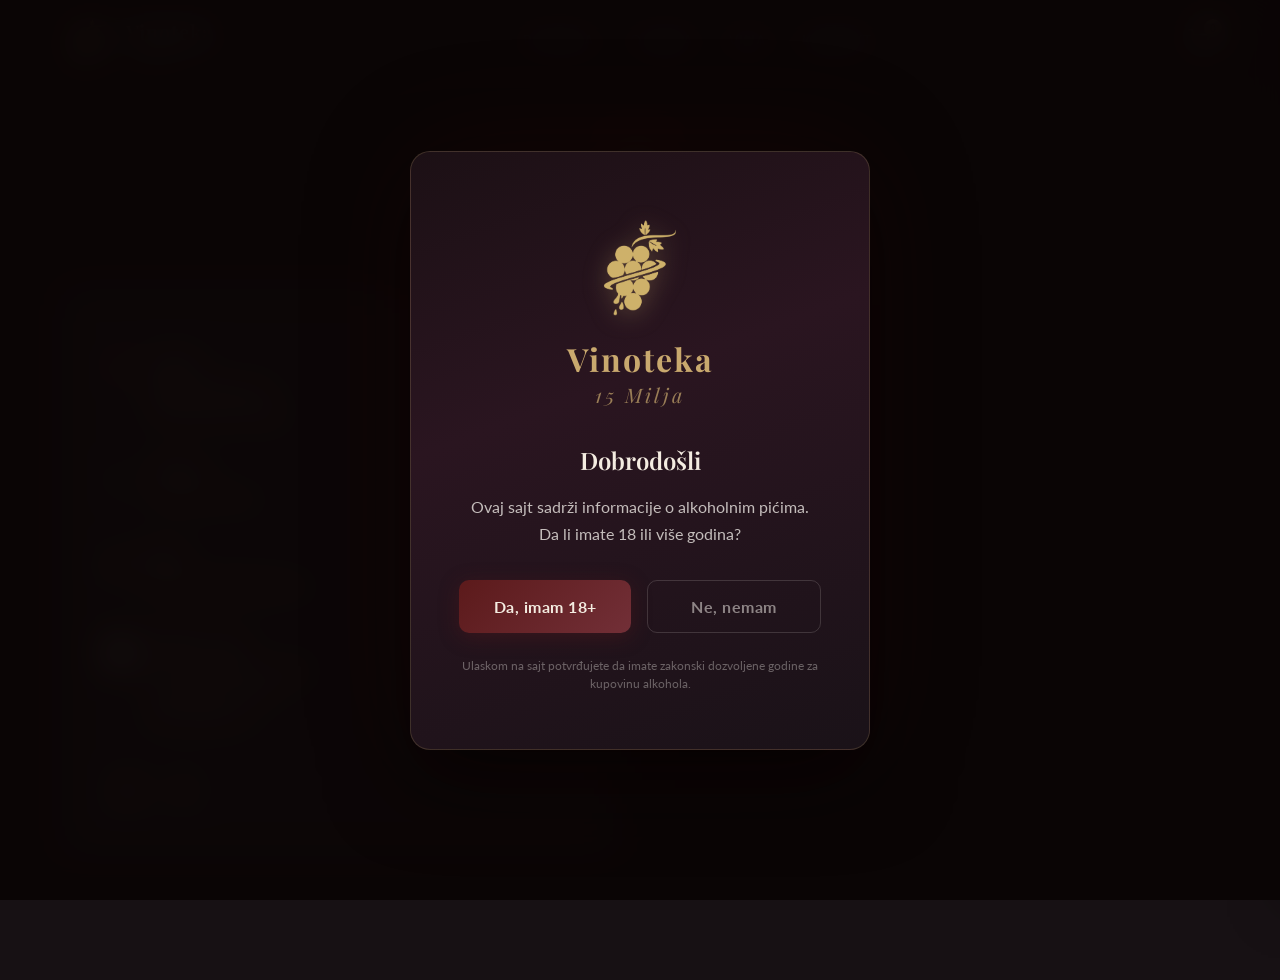
<file: contact.html>
<!DOCTYPE html>
<html lang="sr" dir="ltr">
<head>
  <meta charset="UTF-8">
  <meta name="viewport" content="width=device-width, initial-scale=1.0">
  <meta name="description" content="Kontaktirajte Vinoteku 15 Milja - adresa, telefon, radno vreme. Žikice Jovanovića 9, Loznica.">
  <meta name="keywords" content="vinoteka, kontakt, Loznica, vinoteka 15 milja, radno vreme">
  <meta name="author" content="Vinoteka 15 Milja">
  <meta property="og:title" content="Kontakt | Vinoteka 15 Milja">
  <meta property="og:description" content="Posetite nas u Loznici - Žikice Jovanovića 9. Telefon: +381 63 367 514.">
  <meta property="og:type" content="website">
  <title>Kontakt | Vinoteka 15 Milja</title>
  <link rel="preconnect" href="https://fonts.googleapis.com">
  <link rel="preconnect" href="https://fonts.gstatic.com" crossorigin>
  <link href="https://fonts.googleapis.com/css2?family=Playfair+Display:ital,wght@0,400;0,500;0,600;0,700;1,400;1,500&family=Lato:wght@300;400;700&display=swap" rel="stylesheet">
  <link rel="stylesheet" href="css/style.css">
</head>
<body class="no-scroll">

  <!-- ============================================
       AGE VERIFICATION MODAL (18+)
       ============================================ -->
  <div class="age-gate-overlay" id="age-gate">
    <div class="age-gate-modal">
      <img src="images/logo/logo2.png" alt="Vinoteka 15 Milja" class="age-gate-logo-img">
      <div class="age-gate-brand">
        <span class="age-gate-name">Vinoteka</span>
        <span class="age-gate-sub">15 Milja</span>
      </div>
      <h2 class="age-gate-title">Dobrodošli</h2>
      <p class="age-gate-text">Ovaj sajt sadrži informacije o alkoholnim pićima.<br>Da li imate 18 ili više godina?</p>
      <div class="age-gate-buttons">
        <button class="age-gate-btn age-gate-yes" id="age-gate-yes">Da, imam 18+</button>
        <button class="age-gate-btn age-gate-no" id="age-gate-no">Ne, nemam</button>
      </div>
      <p class="age-gate-note">Ulaskom na sajt potvrđujete da imate zakonski dozvoljene godine za kupovinu alkohola.</p>
    </div>
  </div>

  <!-- ============================================
       NAVIGATION
       ============================================ -->
  <header class="site-header scrolled" id="site-header">
    <div class="container header-inner">
      <a href="index.html" class="logo">
        <img src="images/logo/logo2.png" alt="Vinoteka 15 Milja" class="logo-img">
        <div class="logo-text">
          <span class="logo-name">Vinoteka</span>
          <span class="logo-sub">15 Milja</span>
        </div>
      </a>

      <nav class="main-nav" id="main-nav" aria-label="Main navigation">
        <ul class="nav-list">
          <li><a href="index.html#home" class="nav-link">Početna</a></li>
          <li><a href="index.html#about" class="nav-link">O nama</a></li>
          <li><a href="index.html#wines" class="nav-link">Vina</a></li>
          <li><a href="contact.html" class="nav-link active">Kontakt</a></li>
        </ul>
      </nav>

      <div class="header-actions">
        <button class="cart-toggle" id="cart-toggle" aria-label="Korpa">
          <svg width="22" height="22" viewBox="0 0 24 24" fill="none" stroke="currentColor" stroke-width="1.8" stroke-linecap="round" stroke-linejoin="round"><circle cx="9" cy="21" r="1"/><circle cx="20" cy="21" r="1"/><path d="M1 1h4l2.68 13.39a2 2 0 0 0 2 1.61h9.72a2 2 0 0 0 2-1.61L23 6H6"/></svg>
          <span class="cart-count" id="cart-count" hidden>0</span>
        </button>

        <button class="mobile-toggle" id="mobile-toggle" aria-label="Toggle navigation" aria-expanded="false">
          <span class="hamburger-line"></span>
          <span class="hamburger-line"></span>
          <span class="hamburger-line"></span>
        </button>
      </div>
    </div>
  </header>

  <!-- ============================================
       CONTACT SECTION
       ============================================ -->
  <section class="contact contact-page" id="contact">
    <div class="container">
      <div class="section-header animate-on-scroll">
        <span class="section-label">Kontakt</span>
        <h2 class="section-title">Posetite nas</h2>
        <p class="section-subtitle">Dođite i otkrijte svoj novi omiljeni vinski kutak u Loznici</p>
      </div>

      <div class="contact-grid">
        <div class="contact-info animate-on-scroll">
          <div class="contact-card">
            <div class="contact-item">
              <span class="contact-icon">&#128205;</span>
              <div>
                <h4>Adresa</h4>
                <p>Žikice Jovanovića 9<br>15300 Loznica, Srbija</p>
              </div>
            </div>

            <div class="contact-item">
              <span class="contact-icon">&#128222;</span>
              <div>
                <h4>Telefon</h4>
                <p><a href="tel:+38163367514">+381 63 367 514</a></p>
              </div>
            </div>

            <div class="contact-item">
              <span class="contact-icon">&#9993;</span>
              <div>
                <h4>Email</h4>
                <p><a href="mailto:vinoteka15milja@gmail.com">vinoteka15milja@gmail.com</a></p>
              </div>
            </div>

            <div class="contact-item">
              <span class="contact-icon">&#128336;</span>
              <div>
                <h4>Radno vreme</h4>
                <p>Pon &ndash; Pet: 11:00 &ndash; 20:00<br>
                   Sub: 11:00 &ndash; 17:00<br>
                   Ned: Zatvoreno</p>
              </div>
            </div>
            <div class="social-links">
              <a href="https://www.instagram.com/vinoteka15milja/" target="_blank" rel="noopener noreferrer" class="social-link" aria-label="Instagram">
                <svg width="20" height="20" viewBox="0 0 24 24" fill="none" stroke="currentColor" stroke-width="2"><rect x="2" y="2" width="20" height="20" rx="5"/><circle cx="12" cy="12" r="5"/><circle cx="17.5" cy="6.5" r="1.5" fill="currentColor" stroke="none"/></svg>
              </a>
              <a href="https://www.facebook.com/profile.php?id=100088666232856" target="_blank" rel="noopener noreferrer" class="social-link" aria-label="Facebook">
                <svg width="20" height="20" viewBox="0 0 24 24" fill="none" stroke="currentColor" stroke-width="2"><path d="M18 2h-3a5 5 0 00-5 5v3H7v4h3v8h4v-8h3l1-4h-4V7a1 1 0 011-1h3z"/></svg>
              </a>
            </div>
          </div>
        </div>

        <div class="contact-map animate-on-scroll">
          <div class="map-container">
            <iframe src="https://www.google.com/maps/embed?pb=!1m18!1m12!1m3!1d2844.2972906793007!2d19.221527377393045!3d44.52954507107398!2m3!1f0!2f0!3f0!3m2!1i1024!2i768!4f13.1!3m3!1m2!1s0x47596125639b5c3d%3A0x9b1f93393110b6b9!2sVinoteka%2015%20Milja!5e0!3m2!1sen!2srs!4v1770817012986!5m2!1sen!2srs"
              width="100%"
              height="100%"
              style="border:0;"
              allowfullscreen=""
              loading="lazy"
              referrerpolicy="no-referrer-when-downgrade">
            </iframe>
          </div>
        </div>
      </div>
    </div>
  </section>

  <!-- ============================================
       CART SIDE PANEL
       ============================================ -->
  <div class="cart-overlay" id="cart-overlay"></div>
  <aside class="cart-panel" id="cart-panel" aria-label="Korpa">
    <div class="cart-head">
      <span class="cart-title">Korpa</span>
      <button class="cart-close" id="cart-close" aria-label="Zatvori korpu">&times;</button>
    </div>
    <div class="cart-items" id="cart-items"></div>
    <div class="cart-foot" id="cart-foot">
      <div class="cart-total-row">
        <span>Ukupno</span>
        <strong id="cart-total">0 RSD</strong>
      </div>
      <p class="cart-note">Plaćanje pouzećem &mdash; pri preuzimanju ili dostavi.</p>
      <a href="checkout.html" class="btn btn-primary cart-checkout-btn">Poruči</a>
      <button class="cart-continue" id="cart-continue">Nastavi kupovinu</button>
    </div>
  </aside>

  <script src="js/wines-data.js"></script>
  <script src="js/cart.js"></script>
  <script src="js/main.js"></script>
</body>
</html>
</file>
<file: css/style.css>
/* ============================================
   VINOTEKA 15 MILJA - Main Stylesheet
   Color Palette:
     - Burgundy:   #5C1A1B / #722F37
     - Dark Green: #2D4A3E
     - Cream:      #FAF6F0 / #F5EDE3
     - Gold:       #C9A96E / #D4AF37
     - Dark:       #1A1A1A / #2C2C2C
   Typography:
     - Headings: Playfair Display (serif)
     - Body: Lato (sans-serif)
   ============================================ */

/* ---- CSS Custom Properties ----
   Tamni premium "Podrum": skoro crna pozadina, bordo dubina, zlatni akcenti.
   --clr-cream je svetla boja TEKSTA na tamnim povrsinama (ne pozadina). */
:root {
  --clr-bg: #171114;
  --clr-panel: #1e171a;
  --clr-card: #2a2125;
  --clr-card-deep: #241c20;
  --clr-burgundy: #5C1A1B;
  --clr-burgundy-light: #722F37;
  --clr-burgundy-dark: #3E1112;
  --clr-burgundy-glow: #3a1d22;
  --clr-green: #2D4A3E;
  --clr-green-light: #3A5F50;
  --clr-cream: #f4ece1;
  --clr-cream-dark: #1e171a;
  --clr-gold: #C9A96E;
  --clr-gold-bright: #D4AF37;
  --clr-dark: #140f11;
  --clr-dark-soft: #241c20;
  --clr-text: #e8dfd3;
  --clr-text-light: #b8aca0;
  --clr-white: #FFFFFF;

  --ff-heading: 'Playfair Display', 'Georgia', serif;
  --ff-body: 'Lato', 'Helvetica Neue', Arial, sans-serif;

  --fs-xs: 0.75rem;
  --fs-sm: 0.875rem;
  --fs-base: 1rem;
  --fs-md: 1.125rem;
  --fs-lg: 1.25rem;
  --fs-xl: 1.5rem;
  --fs-2xl: 2rem;
  --fs-3xl: 2.5rem;
  --fs-4xl: 3.5rem;
  --fs-5xl: 4.5rem;

  --fw-light: 300;
  --fw-regular: 400;
  --fw-medium: 500;
  --fw-semibold: 600;
  --fw-bold: 700;

  --shadow-sm: 0 1px 3px rgba(0, 0, 0, 0.3);
  --shadow-md: 0 4px 16px rgba(0, 0, 0, 0.35);
  --shadow-lg: 0 8px 32px rgba(0, 0, 0, 0.45);
  --shadow-xl: 0 16px 48px rgba(0, 0, 0, 0.55);

  --radius-sm: 4px;
  --radius-md: 8px;
  --radius-lg: 12px;
  --radius-xl: 16px;

  --transition: 0.3s cubic-bezier(0.4, 0, 0.2, 1);
  --transition-slow: 0.6s cubic-bezier(0.4, 0, 0.2, 1);

  --container-max: 1200px;
  --header-height: 80px;
}


/* ---- Reset & Base ---- */
*,
*::before,
*::after {
  margin: 0;
  padding: 0;
  box-sizing: border-box;
}

html {
  scroll-behavior: smooth;
  -webkit-text-size-adjust: 100%;
}

body {
  font-family: var(--ff-body);
  font-size: var(--fs-base);
  font-weight: var(--fw-regular);
  line-height: 1.7;
  color: var(--clr-text);
  background-color: var(--clr-bg);
  -webkit-font-smoothing: antialiased;
  -moz-osx-font-smoothing: grayscale;
  overflow-x: hidden;
}

img {
  max-width: 100%;
  display: block;
}


/* ============================================
   UNDER CONSTRUCTION
   Remove this block when the site is ready
   ============================================ */
.under-construction {
  position: fixed;
  inset: 0;
  z-index: 200000;
  background: linear-gradient(160deg, #1c1015 0%, #2a1520 40%, #1a1218 100%);
  display: flex;
  align-items: center;
  justify-content: center;
  padding: 24px;
}

.uc-content {
  text-align: center;
  max-width: 500px;
  width: 100%;
  animation: ageGateIn 0.8s cubic-bezier(0.16, 1, 0.3, 1) forwards;
}

.uc-logo-img {
  height: 160px;
  width: auto;
  margin: 0 auto 20px;
  display: block;
  filter: brightness(0) invert(73%) sepia(30%) saturate(500%) hue-rotate(5deg) brightness(90%) drop-shadow(0 4px 20px rgba(201, 169, 110, 0.3));
}

.uc-brand {
  margin-bottom: 40px;
}

.uc-name {
  display: block;
  font-family: var(--ff-heading);
  font-size: var(--fs-3xl);
  font-weight: var(--fw-bold);
  color: var(--clr-gold);
  letter-spacing: 2px;
  line-height: 1.2;
}

.uc-sub {
  display: block;
  font-family: var(--ff-heading);
  font-size: var(--fs-xl);
  font-weight: var(--fw-regular);
  font-style: italic;
  color: rgba(201, 169, 110, 0.7);
  letter-spacing: 3px;
}

.uc-title {
  font-family: var(--ff-heading);
  font-size: var(--fs-2xl);
  font-weight: var(--fw-semibold);
  color: var(--clr-cream);
  margin-bottom: 16px;
}

.uc-text {
  font-family: var(--ff-body);
  font-size: var(--fs-md);
  color: rgba(250, 246, 240, 0.7);
  line-height: 1.7;
  margin-bottom: 32px;
}

.uc-divider {
  width: 60px;
  height: 1px;
  background: var(--clr-gold);
  opacity: 0.4;
  margin: 0 auto 32px;
}

.uc-contact {
  font-family: var(--ff-body);
  font-size: var(--fs-sm);
  color: rgba(250, 246, 240, 0.5);
  line-height: 2;
}

.uc-contact a {
  color: var(--clr-gold);
  text-decoration: none;
  transition: opacity 0.3s;
}

.uc-contact a:hover {
  opacity: 0.8;
}

/* ============================================
   AGE GATE (18+ Verification)
   ============================================ */
.age-gate-overlay {
  position: fixed;
  inset: 0;
  z-index: 100000;
  background: rgba(10, 5, 5, 0.92);
  backdrop-filter: blur(18px);
  -webkit-backdrop-filter: blur(18px);
  display: flex;
  align-items: center;
  justify-content: center;
  padding: 24px;
  opacity: 1;
  transition: opacity 0.5s ease;
}

.age-gate-overlay.dismissed {
  opacity: 0;
  pointer-events: none;
}

body.age-locked {
  overflow: hidden;
}

.age-gate-modal {
  background: linear-gradient(160deg, #1c1015 0%, #2a1520 40%, #1a1218 100%);
  border: 1px solid rgba(201, 169, 110, 0.2);
  border-radius: 20px;
  padding: 56px 48px;
  max-width: 460px;
  width: 100%;
  text-align: center;
  box-shadow: 0 32px 80px rgba(0, 0, 0, 0.6),
              0 0 120px rgba(92, 26, 27, 0.15);
  animation: ageGateIn 0.6s cubic-bezier(0.16, 1, 0.3, 1) forwards;
}

@keyframes ageGateIn {
  from {
    opacity: 0;
    transform: scale(0.9) translateY(20px);
  }
  to {
    opacity: 1;
    transform: scale(1) translateY(0);
  }
}

.age-gate-logo-img {
  height: 120px;
  width: auto;
  margin: 0 auto 12px;
  display: block;
  filter: brightness(0) invert(73%) sepia(30%) saturate(500%) hue-rotate(5deg) brightness(90%) drop-shadow(0 4px 12px rgba(201, 169, 110, 0.3));
}

.age-gate-brand {
  margin-bottom: 28px;
}

.age-gate-name {
  display: block;
  font-family: var(--ff-heading);
  font-size: var(--fs-2xl);
  font-weight: var(--fw-bold);
  color: var(--clr-gold);
  letter-spacing: 2px;
  line-height: 1.2;
}

.age-gate-sub {
  display: block;
  font-family: var(--ff-heading);
  font-size: var(--fs-lg);
  font-weight: var(--fw-regular);
  font-style: italic;
  color: rgba(201, 169, 110, 0.7);
  letter-spacing: 3px;
}

.age-gate-title {
  font-family: var(--ff-heading);
  font-size: var(--fs-xl);
  font-weight: var(--fw-semibold);
  color: var(--clr-cream);
  margin-bottom: 12px;
}

.age-gate-text {
  font-family: var(--ff-body);
  font-size: var(--fs-base);
  color: rgba(250, 246, 240, 0.75);
  line-height: 1.7;
  margin-bottom: 32px;
}

.age-gate-buttons {
  display: flex;
  gap: 16px;
  justify-content: center;
  margin-bottom: 24px;
}

.age-gate-btn {
  flex: 1;
  padding: 16px 28px;
  border: none;
  border-radius: 10px;
  font-family: var(--ff-body);
  font-size: var(--fs-base);
  font-weight: var(--fw-bold);
  cursor: pointer;
  letter-spacing: 0.5px;
  transition: all var(--transition);
}

.age-gate-yes {
  background: linear-gradient(135deg, var(--clr-burgundy) 0%, var(--clr-burgundy-light) 100%);
  color: var(--clr-cream);
  box-shadow: 0 4px 20px rgba(92, 26, 27, 0.4);
}

.age-gate-yes:hover {
  transform: translateY(-2px);
  box-shadow: 0 8px 32px rgba(92, 26, 27, 0.5);
  background: linear-gradient(135deg, var(--clr-burgundy-light) 0%, #8B3A42 100%);
}

.age-gate-no {
  background: transparent;
  color: rgba(250, 246, 240, 0.5);
  border: 1.5px solid rgba(250, 246, 240, 0.15);
}

.age-gate-no:hover {
  border-color: rgba(250, 246, 240, 0.3);
  color: rgba(250, 246, 240, 0.7);
}

.age-gate-note {
  font-size: var(--fs-xs);
  color: rgba(250, 246, 240, 0.35);
  line-height: 1.5;
}

.age-gate-denied {
  display: none;
  margin-top: 20px;
  padding: 20px;
  border: 1px solid rgba(200, 60, 60, 0.4);
  border-radius: 10px;
  background: rgba(200, 60, 60, 0.1);
}

.age-gate-denied p {
  font-family: var(--ff-body);
  font-size: var(--fs-sm);
  color: rgba(250, 246, 240, 0.8);
  line-height: 1.6;
  margin: 0;
}

.age-gate-denied p + p {
  margin-top: 8px;
  font-size: var(--fs-xs);
  color: rgba(250, 246, 240, 0.5);
}

@media (max-width: 480px) {
  .age-gate-modal {
    padding: 36px 24px;
    max-width: 90%;
  }

  .age-gate-buttons {
    flex-direction: column;
    gap: 12px;
  }

  .age-gate-btn {
    padding: 14px 24px;
    font-size: var(--fs-sm);
  }

  .age-gate-name {
    font-size: var(--fs-xl);
  }

  .age-gate-icon {
    font-size: 3rem;
  }

  .age-gate-title {
    font-size: var(--fs-lg);
  }

  .age-gate-text {
    font-size: var(--fs-sm);
  }
}

a {
  color: inherit;
  text-decoration: none;
  transition: color var(--transition);
}

ul {
  list-style: none;
}

button {
  font-family: inherit;
  cursor: pointer;
  border: none;
  background: none;
}

/* ---- Utility ---- */
.container {
  width: 100%;
  max-width: var(--container-max);
  margin: 0 auto;
  padding: 0 24px;
}

.section-label {
  display: inline-block;
  font-family: var(--ff-body);
  font-size: var(--fs-xs);
  font-weight: var(--fw-bold);
  letter-spacing: 3px;
  text-transform: uppercase;
  color: var(--clr-gold);
  margin-bottom: 12px;
}

.section-title {
  font-family: var(--ff-heading);
  font-size: var(--fs-3xl);
  font-weight: var(--fw-semibold);
  color: var(--clr-cream);
  line-height: 1.2;
  margin-bottom: 16px;
}

.section-title em {
  font-style: italic;
  color: var(--clr-gold);
}

.section-subtitle {
  font-size: var(--fs-md);
  color: var(--clr-text-light);
  max-width: 560px;
  margin: 0 auto;
}

.section-header {
  text-align: center;
  margin-bottom: 48px;
}

/* ---- Scroll Animations ---- */
.animate-on-scroll {
  opacity: 0;
  transform: translateY(30px);
  transition: opacity 0.7s ease, transform 0.7s ease;
}

.animate-on-scroll.visible {
  opacity: 1;
  transform: translateY(0);
}


/* ============================================
   HEADER / NAVIGATION
   ============================================ */
.site-header {
  position: fixed;
  top: 0;
  left: 0;
  width: 100%;
  z-index: 1000;
  height: var(--header-height);
  display: flex;
  align-items: center;
  transition: background-color var(--transition), box-shadow var(--transition), backdrop-filter var(--transition);
}

.site-header.scrolled {
  background-color: rgba(20, 15, 17, 0.92);
  backdrop-filter: blur(12px);
  box-shadow: 0 2px 20px rgba(0, 0, 0, 0.4);
}

.header-inner {
  display: flex;
  align-items: center;
  justify-content: space-between;
}

/* Logo */
.logo {
  display: flex;
  align-items: center;
  gap: 10px;
  z-index: 1001;
}

.logo-img {
  height: 52px;
  width: auto;
  display: block;
  filter: brightness(0) invert(73%) sepia(30%) saturate(500%) hue-rotate(5deg) brightness(90%);
}

.logo-text {
  display: flex;
  flex-direction: column;
  line-height: 1.1;
}

.logo-name {
  font-family: var(--ff-heading);
  font-size: var(--fs-lg);
  font-weight: var(--fw-semibold);
  color: var(--clr-cream);
  letter-spacing: 1px;
}

.logo-sub {
  font-family: var(--ff-heading);
  font-size: var(--fs-sm);
  font-weight: var(--fw-regular);
  color: var(--clr-gold);
  font-style: italic;
}

.footer-logo-img {
  height: 100px;
  width: auto;
  display: block;
  filter: brightness(0) invert(73%) sepia(30%) saturate(500%) hue-rotate(5deg) brightness(90%);
}

/* Navigation links */
.nav-list {
  display: flex;
  gap: 36px;
}

.nav-link {
  font-family: var(--ff-body);
  font-size: var(--fs-sm);
  font-weight: var(--fw-regular);
  color: var(--clr-cream);
  letter-spacing: 1px;
  text-transform: uppercase;
  position: relative;
  padding: 4px 0;
}

.nav-link::after {
  content: '';
  position: absolute;
  bottom: -2px;
  left: 0;
  width: 0;
  height: 1.5px;
  background-color: var(--clr-gold);
  transition: width var(--transition);
}

.nav-link:hover::after,
.nav-link.active::after {
  width: 100%;
}

.nav-link:hover {
  color: var(--clr-gold);
}

.nav-link.active {
  color: var(--clr-gold);
}

/* Header akcije (korpa + hamburger) */
.header-actions {
  display: flex;
  align-items: center;
  gap: 18px;
}

.cart-toggle {
  position: relative;
  display: flex;
  align-items: center;
  justify-content: center;
  color: var(--clr-cream);
  padding: 6px;
  transition: color var(--transition);
  z-index: 1001;
}

.cart-toggle:hover {
  color: var(--clr-gold);
}

.cart-count {
  position: absolute;
  top: -4px;
  right: -6px;
  min-width: 18px;
  height: 18px;
  display: flex;
  align-items: center;
  justify-content: center;
  background: var(--clr-gold);
  color: var(--clr-dark);
  font-family: var(--ff-body);
  font-size: 10px;
  font-weight: var(--fw-bold);
  border-radius: 100px;
  padding: 0 4px;
  line-height: 1;
}

/* Mobile toggle */
.mobile-toggle {
  display: none;
  flex-direction: column;
  gap: 5px;
  z-index: 1001;
  padding: 4px;
}

.hamburger-line {
  display: block;
  width: 24px;
  height: 2px;
  background-color: var(--clr-cream);
  transition: transform var(--transition), opacity var(--transition);
}

.mobile-toggle.active .hamburger-line:nth-child(1) {
  transform: translateY(7px) rotate(45deg);
}

.mobile-toggle.active .hamburger-line:nth-child(2) {
  opacity: 0;
}

.mobile-toggle.active .hamburger-line:nth-child(3) {
  transform: translateY(-7px) rotate(-45deg);
}


/* ============================================
   HERO SECTION
   ============================================ */
.hero {
  position: relative;
  min-height: 100vh;
  display: flex;
  align-items: center;
  justify-content: center;
  text-align: center;
  /* Tipografski monolit: radijalni bordo gradijent iz vrha */
  background:
    radial-gradient(ellipse at 50% 0%, var(--clr-burgundy-glow) 0%, var(--clr-bg) 70%);
  overflow: hidden;
}

.hero-overlay {
  position: absolute;
  inset: 0;
  /* Subtle texture overlay */
  background-image:
    radial-gradient(circle at 20% 80%, rgba(201, 169, 110, 0.06) 0%, transparent 40%),
    radial-gradient(circle at 80% 20%, rgba(201, 169, 110, 0.04) 0%, transparent 40%);
}

/* Decorative vine pattern using CSS */
.hero::before {
  content: '';
  position: absolute;
  top: -100px;
  right: -100px;
  width: 400px;
  height: 400px;
  border: 1px solid rgba(201, 169, 110, 0.08);
  border-radius: 50%;
  pointer-events: none;
}

.hero::after {
  content: '';
  position: absolute;
  bottom: -150px;
  left: -150px;
  width: 500px;
  height: 500px;
  border: 1px solid rgba(201, 169, 110, 0.06);
  border-radius: 50%;
  pointer-events: none;
}

.hero-content {
  position: relative;
  z-index: 2;
  padding: 0 24px;
  max-width: 900px;
}

.hero-tagline {
  font-family: var(--ff-body);
  font-size: var(--fs-xs);
  font-weight: var(--fw-bold);
  letter-spacing: 6px;
  text-transform: uppercase;
  color: var(--clr-gold);
  margin-bottom: 28px;
}

.hero-title {
  font-family: var(--ff-heading);
  font-size: clamp(3rem, 9vw, 6.5rem);
  font-weight: var(--fw-semibold);
  color: var(--clr-cream);
  line-height: 1.06;
  margin-bottom: 28px;
}

.hero-accent {
  color: var(--clr-gold);
  font-style: italic;
}

.hero-description {
  font-family: var(--ff-body);
  font-size: var(--fs-lg);
  font-weight: var(--fw-light);
  color: rgba(250, 246, 240, 0.8);
  line-height: 1.8;
  margin-bottom: 40px;
  max-width: 520px;
  margin-left: auto;
  margin-right: auto;
}

.hero-cta {
  display: flex;
  gap: 16px;
  justify-content: center;
  flex-wrap: wrap;
}

/* Scroll indicator */
.hero-scroll-indicator {
  position: absolute;
  bottom: 40px;
  left: 50%;
  transform: translateX(-50%);
  display: flex;
  flex-direction: column;
  align-items: center;
  gap: 8px;
  z-index: 2;
}

.hero-scroll-indicator span {
  font-size: var(--fs-xs);
  letter-spacing: 2px;
  text-transform: uppercase;
  color: rgba(201, 169, 110, 0.6);
}

.scroll-line {
  width: 1px;
  height: 40px;
  background: linear-gradient(to bottom, var(--clr-gold), transparent);
  animation: scrollPulse 2s ease-in-out infinite;
}

@keyframes scrollPulse {
  0%, 100% { opacity: 0.3; transform: scaleY(0.6); }
  50% { opacity: 1; transform: scaleY(1); }
}


/* ---- Buttons ---- */
.btn {
  display: inline-flex;
  align-items: center;
  justify-content: center;
  font-family: var(--ff-body);
  font-size: var(--fs-sm);
  font-weight: var(--fw-bold);
  letter-spacing: 2px;
  text-transform: uppercase;
  padding: 14px 36px;
  border-radius: var(--radius-sm);
  transition: all var(--transition);
  position: relative;
  overflow: hidden;
}

.btn-primary {
  background-color: var(--clr-burgundy);
  color: var(--clr-cream);
  border: 1.5px solid var(--clr-burgundy);
}

.btn-primary:hover {
  background-color: var(--clr-burgundy-light);
  border-color: var(--clr-burgundy-light);
  transform: translateY(-2px);
  box-shadow: 0 6px 24px rgba(92, 26, 27, 0.4);
}

.btn-outline {
  background-color: transparent;
  color: var(--clr-cream);
  border: 1.5px solid rgba(201, 169, 110, 0.5);
}

.btn-outline:hover {
  background-color: var(--clr-gold);
  color: var(--clr-dark);
  border-color: var(--clr-gold);
  transform: translateY(-2px);
}

.btn-secondary {
  background-color: transparent;
  color: var(--clr-gold);
  border: 1.5px solid rgba(201, 169, 110, 0.5);
}

.btn-secondary:hover {
  background-color: var(--clr-gold);
  color: var(--clr-dark);
  border-color: var(--clr-gold);
  transform: translateY(-2px);
  box-shadow: 0 6px 24px rgba(201, 169, 110, 0.25);
}


/* ============================================
   INTRO SECTION
   ============================================ */
.intro {
  padding: 120px 0;
  background-color: var(--clr-bg);
}

.intro-grid {
  display: grid;
  grid-template-columns: 1fr 1fr;
  gap: 64px;
  align-items: center;
}

.intro-image {
  position: relative;
}

.intro-image-placeholder {
  width: 100%;
  aspect-ratio: 4/5;
  background: linear-gradient(135deg, var(--clr-card-deep) 0%, var(--clr-card) 100%);
  border-radius: var(--radius-lg);
  display: flex;
  flex-direction: column;
  align-items: center;
  justify-content: center;
  gap: 12px;
  border: 1px solid rgba(201, 169, 110, 0.2);
}

.intro-image-photo {
  width: 100%;
  aspect-ratio: 4/5;
  border-radius: var(--radius-lg);
  overflow: hidden;
  border: 1px solid rgba(201, 169, 110, 0.2);
}

.intro-image-photo img {
  width: 100%;
  height: 100%;
  object-fit: cover;
}

.placeholder-icon {
  font-size: 48px;
  opacity: 0.4;
}

.placeholder-text {
  font-size: var(--fs-sm);
  color: var(--clr-text-light);
  font-style: italic;
}

.intro-image-accent {
  position: absolute;
  bottom: -16px;
  right: -16px;
  width: 60%;
  height: 60%;
  border: 2px solid var(--clr-gold);
  border-radius: var(--radius-lg);
  opacity: 0.3;
  z-index: -1;
}

.intro-content {
  padding-left: 20px;
}

.intro-text {
  font-size: var(--fs-md);
  color: var(--clr-text);
  margin-bottom: 20px;
  line-height: 1.8;
}

.intro-stats {
  display: flex;
  gap: 40px;
  margin-top: 40px;
  padding-top: 32px;
  border-top: 1px solid rgba(201, 169, 110, 0.3);
}

.stat {
  display: flex;
  flex-direction: column;
}

.stat-number {
  font-family: var(--ff-heading);
  font-size: var(--fs-3xl);
  font-weight: var(--fw-bold);
  color: var(--clr-gold);
  line-height: 1;
}

.stat-label {
  font-size: var(--fs-sm);
  color: var(--clr-text-light);
  margin-top: 4px;
  text-transform: uppercase;
  letter-spacing: 1px;
}


/* ============================================
   FEATURED WINES SECTION
   ============================================ */
.featured {
  padding: 120px 0;
  background-color: var(--clr-cream-dark);
}

.featured-grid {
  display: grid;
  grid-template-columns: repeat(3, 1fr);
  gap: 28px;
  margin-bottom: 48px;
}

.featured-cta {
  text-align: center;
}


/* ---- Wine Cards ---- */
.wine-card {
  background-color: var(--clr-card);
  border-radius: var(--radius-lg);
  overflow: hidden;
  transition: transform var(--transition), box-shadow var(--transition);
  border: 1px solid rgba(201, 169, 110, 0.1);
  cursor: pointer;
}

.wine-card:hover {
  transform: translateY(-4px);
  box-shadow: var(--shadow-lg);
  border-color: rgba(201, 169, 110, 0.25);
}

.wine-card-image {
  position: relative;
  overflow: hidden;
}

.wine-image-placeholder {
  width: 100%;
  aspect-ratio: 3/4;
  display: flex;
  align-items: center;
  justify-content: center;
  transition: transform var(--transition-slow);
}

.wine-card:hover .wine-image-placeholder {
  transform: scale(1.05);
}

/* Real product images */
.wine-image-real {
  width: 100%;
  aspect-ratio: 3/4;
  display: flex;
  align-items: center;
  justify-content: center;
  overflow: hidden;
  transition: transform var(--transition-slow);
}

.wine-image-real img {
  width: 100%;
  height: 100%;
  object-fit: contain;
  padding: 14px;
  transition: transform var(--transition-slow);
}

.wine-card:hover .wine-image-real img {
  transform: scale(1.08);
}

/* Fallback when image fails to load */
.wine-image-real.img-error {
  display: flex;
  align-items: center;
  justify-content: center;
}

.wine-image-real .fallback-icon {
  font-size: 4rem;
  opacity: 0.5;
}

/* Tamne gradijent pozadine boca po tipu — boce "izlaze" iz polumraka */
.red-wine {
  background: linear-gradient(180deg, #332930 0%, #2b1d21 100%);
}

.white-wine {
  background: linear-gradient(180deg, #33302a 0%, #28241e 100%);
}

.rose-wine {
  background: linear-gradient(180deg, #362a2c 0%, #2a1f22 100%);
}

.sparkling-wine {
  background: linear-gradient(180deg, #353025 0%, #2a241c 100%);
}

.special-wine {
  background: linear-gradient(180deg, #342a24 0%, #281f1a 100%);
}

.rakija {
  background: linear-gradient(180deg, #34301f 0%, #292417 100%);
}

.spirits {
  background: linear-gradient(180deg, #28302e 0%, #1e2422 100%);
}

.delicacy {
  background: linear-gradient(180deg, #2c3026 0%, #21241c 100%);
}

.wine-bottle-icon {
  font-size: 64px;
  opacity: 0.5;
  filter: brightness(1.5);
}

.wine-badge {
  position: absolute;
  top: 12px;
  left: 12px;
  background-color: var(--clr-gold);
  color: var(--clr-dark);
  font-size: var(--fs-xs);
  font-weight: var(--fw-bold);
  letter-spacing: 1px;
  text-transform: uppercase;
  padding: 4px 12px;
  border-radius: var(--radius-sm);
}

.wine-origin-badge {
  position: absolute;
  top: 12px;
  right: 12px;
  background-color: rgba(26, 26, 26, 0.75);
  color: var(--clr-cream);
  font-size: var(--fs-xs);
  font-weight: var(--fw-medium);
  padding: 4px 10px;
  border-radius: var(--radius-sm);
  backdrop-filter: blur(4px);
}

.wine-card-body {
  padding: 20px 24px 24px;
}

.wine-category {
  font-size: var(--fs-xs);
  font-weight: var(--fw-bold);
  color: var(--clr-gold);
  text-transform: uppercase;
  letter-spacing: 1.5px;
}

.wine-name {
  font-family: var(--ff-heading);
  font-size: var(--fs-xl);
  font-weight: var(--fw-semibold);
  color: var(--clr-cream);
  margin: 8px 0 6px;
  line-height: 1.3;
}

.wine-origin {
  font-size: var(--fs-sm);
  color: var(--clr-text-light);
  margin-bottom: 4px;
}

.wine-grape {
  font-size: var(--fs-sm);
  color: var(--clr-text);
  font-style: italic;
  margin-bottom: 16px;
}

.wine-card-footer {
  display: flex;
  align-items: center;
  justify-content: space-between;
  padding-top: 16px;
  border-top: 1px solid rgba(255, 255, 255, 0.08);
}

.wine-price {
  font-family: var(--ff-heading);
  font-size: var(--fs-lg);
  font-weight: var(--fw-bold);
  color: var(--clr-cream);
}

.wine-rating {
  font-size: var(--fs-sm);
  color: var(--clr-gold);
  letter-spacing: 2px;
}


/* ============================================
   ABOUT US SECTION
   ============================================ */
.about {
  padding: 120px 0;
  background-color: var(--clr-bg);
  position: relative;
  overflow: hidden;
}

.about-bg-pattern {
  position: absolute;
  top: 0;
  right: 0;
  width: 40%;
  height: 100%;
  background:
    radial-gradient(circle at 80% 30%, rgba(92, 26, 27, 0.03) 0%, transparent 50%),
    radial-gradient(circle at 60% 80%, rgba(45, 74, 62, 0.03) 0%, transparent 50%);
  pointer-events: none;
}

.about-grid {
  display: grid;
  grid-template-columns: 1fr 1fr;
  gap: 64px;
  align-items: start;
}

.about-text {
  font-size: var(--fs-md);
  color: var(--clr-text);
  margin-bottom: 20px;
  line-height: 1.8;
}

.about-values {
  margin-top: 40px;
  display: flex;
  flex-direction: column;
  gap: 20px;
}

.value-item {
  display: flex;
  gap: 16px;
  align-items: flex-start;
}

.value-icon {
  font-size: var(--fs-md);
  color: var(--clr-gold);
  margin-top: 3px;
  flex-shrink: 0;
}

.value-item h4 {
  font-family: var(--ff-heading);
  font-size: var(--fs-md);
  font-weight: var(--fw-semibold);
  color: var(--clr-cream);
  margin-bottom: 4px;
}

.value-item p {
  font-size: var(--fs-sm);
  color: var(--clr-text-light);
  line-height: 1.6;
}

.about-images {
  position: relative;
  display: flex;
  justify-content: center;
  padding-top: calc(var(--fs-xs) * 1.5 + 12px + var(--fs-3xl) * 1.2 + 16px);
}

.about-slideshow {
  position: relative;
  aspect-ratio: 9/16;
  border-radius: var(--radius-lg);
  overflow: hidden;
}

.about-slideshow .slide {
  position: absolute;
  inset: 0;
  opacity: 0;
  transition: opacity 1s ease;
}

.about-slideshow .slide.active {
  opacity: 1;
}

.about-slideshow .slide img {
  width: 100%;
  height: 100%;
  object-fit: cover;
}

.about-slideshow {
  width: 100%;
}


/* ============================================
   WINES SECTION
   ============================================ */
.wines-section {
  padding: 120px 0;
  background-color: var(--clr-cream-dark);
}

/* Filter buttons */
.wine-filters {
  display: flex;
  justify-content: center;
  gap: 8px;
  margin-bottom: 16px;
  flex-wrap: wrap;
}

.filter-btn {
  font-family: var(--ff-body);
  font-size: var(--fs-sm);
  font-weight: var(--fw-medium);
  color: var(--clr-text-light);
  padding: 10px 24px;
  border-radius: 100px;
  border: 1.5px solid rgba(201, 169, 110, 0.3);
  background-color: transparent;
  transition: all var(--transition);
}

.filter-btn:hover {
  border-color: var(--clr-gold);
  color: var(--clr-gold);
}

.filter-btn.active {
  background-color: var(--clr-gold);
  border-color: var(--clr-gold);
  color: var(--clr-dark);
  font-weight: var(--fw-bold);
}

/* Origin toggle */
.origin-toggle {
  display: flex;
  justify-content: center;
  gap: 8px;
  margin-bottom: 24px;
  flex-wrap: wrap;
}

.origin-btn {
  font-family: var(--ff-body);
  font-size: var(--fs-xs);
  font-weight: var(--fw-medium);
  color: var(--clr-text-light);
  padding: 6px 16px;
  border-radius: 100px;
  border: 1px solid rgba(255, 255, 255, 0.12);
  background-color: transparent;
  transition: all var(--transition);
  letter-spacing: 0.5px;
}

.origin-btn:hover {
  color: var(--clr-green-light);
  border-color: var(--clr-green-light);
}

.origin-btn.active {
  background-color: var(--clr-green);
  border-color: var(--clr-green);
  color: var(--clr-cream);
}

/* Price toggle (isti jezik kao origin chipovi) */
.price-toggle {
  display: flex;
  justify-content: center;
  gap: 8px;
  margin-bottom: 24px;
  flex-wrap: wrap;
}

.price-btn {
  font-family: var(--ff-body);
  font-size: var(--fs-xs);
  font-weight: var(--fw-medium);
  color: var(--clr-text-light);
  padding: 6px 16px;
  border-radius: 100px;
  border: 1px solid rgba(255, 255, 255, 0.12);
  background-color: transparent;
  transition: all var(--transition);
  letter-spacing: 0.5px;
}

.price-btn:hover {
  color: var(--clr-gold);
  border-color: var(--clr-gold);
}

.price-btn.active {
  background-color: var(--clr-burgundy);
  border-color: var(--clr-burgundy);
  color: var(--clr-cream);
}

/* Search + mobilni filter toggle */
.catalog-controls {
  display: flex;
  justify-content: center;
  align-items: center;
  gap: 10px;
  margin-bottom: 24px;
}

.mobile-filter-toggle {
  display: none;
  font-family: var(--ff-body);
  font-size: var(--fs-sm);
  font-weight: var(--fw-bold);
  letter-spacing: 0.5px;
  color: var(--clr-gold);
  border: 1.5px solid rgba(201, 169, 110, 0.4);
  border-radius: 100px;
  padding: 13px 22px;
  background-color: var(--clr-card);
  white-space: nowrap;
  transition: all var(--transition);
}

.mobile-filter-toggle:hover {
  border-color: var(--clr-gold);
}

/* Panel: na desktopu samo prozirni wrapper oko chip redova */
.filters-panel-head,
.filter-group-label,
.filters-panel-actions {
  display: none;
}

/* Aktivni filteri kao uklonjivi chipovi */
.active-chips {
  display: flex;
  justify-content: center;
  flex-wrap: wrap;
  gap: 8px;
  margin-bottom: 16px;
}

.active-chips:empty {
  display: none;
}

.active-chip {
  display: inline-flex;
  align-items: center;
  gap: 8px;
  font-family: var(--ff-body);
  font-size: var(--fs-xs);
  font-weight: var(--fw-medium);
  color: var(--clr-gold);
  border: 1px solid rgba(201, 169, 110, 0.45);
  background-color: rgba(201, 169, 110, 0.08);
  border-radius: 100px;
  padding: 6px 14px;
  letter-spacing: 0.5px;
  transition: all var(--transition);
}

.active-chip .chip-x {
  font-size: var(--fs-sm);
  line-height: 1;
  opacity: 0.7;
}

.active-chip:hover {
  border-color: var(--clr-gold);
  background-color: rgba(201, 169, 110, 0.15);
}

.active-chip.chip-clear {
  color: var(--clr-text-light);
  border-color: rgba(255, 255, 255, 0.15);
  background-color: transparent;
}

.active-chip.chip-clear:hover {
  color: var(--clr-cream);
  border-color: rgba(255, 255, 255, 0.35);
}

/* Search bar */
.wine-search {
  width: 100%;
  max-width: 480px;
}

.wine-search input {
  width: 100%;
  padding: 14px 24px;
  font-family: var(--ff-body);
  font-size: var(--fs-base);
  color: var(--clr-text);
  background-color: var(--clr-card);
  border: 1.5px solid rgba(201, 169, 110, 0.25);
  border-radius: 100px;
  outline: none;
  transition: all var(--transition);
}

.wine-search input::placeholder {
  color: var(--clr-text-light);
  font-style: italic;
}

.wine-search input:focus {
  border-color: var(--clr-gold);
  box-shadow: 0 0 0 3px rgba(201, 169, 110, 0.15);
}

/* Results count */
.results-count {
  text-align: center;
  font-size: var(--fs-sm);
  color: var(--clr-text-light);
  margin-bottom: 32px;
  font-weight: var(--fw-medium);
  letter-spacing: 0.5px;
}

/* Wines grid */
.wines-grid {
  display: grid;
  grid-template-columns: repeat(auto-fill, minmax(280px, 1fr));
  gap: 28px;
}

/* Filtered-out cards */
.wine-card.hidden {
  display: none;
}

/* No results */
.no-results {
  text-align: center;
  padding: 60px 20px;
  color: var(--clr-text-light);
}

.no-results-icon {
  font-size: 48px;
  opacity: 0.3;
  display: block;
  margin-bottom: 16px;
}

.no-results p {
  font-size: var(--fs-md);
  font-style: italic;
}


/* ============================================
   QUOTE SECTION
   ============================================ */
.quote-section {
  padding: 100px 0;
  background: linear-gradient(135deg, var(--clr-dark) 0%, var(--clr-burgundy-dark) 100%);
  text-align: center;
}

.wine-quote {
  max-width: 600px;
  margin: 0 auto;
  position: relative;
}

.quote-mark {
  font-family: var(--ff-heading);
  font-size: 120px;
  color: var(--clr-gold);
  opacity: 0.2;
  position: absolute;
  top: -40px;
  left: -20px;
  line-height: 1;
}

.wine-quote p {
  font-family: var(--ff-heading);
  font-size: var(--fs-3xl);
  font-weight: var(--fw-regular);
  font-style: italic;
  color: var(--clr-cream);
  line-height: 1.4;
  margin-bottom: 20px;
}

.wine-quote cite {
  font-family: var(--ff-body);
  font-size: var(--fs-sm);
  font-style: normal;
  color: var(--clr-gold);
  letter-spacing: 2px;
  text-transform: uppercase;
}


/* ============================================
   CONTACT SECTION
   ============================================ */
.contact {
  padding: 120px 0;
  background-color: var(--clr-bg);
}

body.no-scroll {
  overflow: hidden;
  height: 100vh;
}

.contact-page {
  padding: 0;
  margin-top: var(--header-height);
  height: calc(100vh - var(--header-height));
  display: flex;
  align-items: center;
}

.contact-page .section-header {
  margin-bottom: 32px;
}

.contact-page .contact-grid {
  align-items: stretch;
}

.contact-page .map-container {
  height: 100%;
}

.contact-grid {
  display: grid;
  grid-template-columns: 1fr 1fr;
  gap: 48px;
  align-items: start;
}

.contact-card {
  background-color: var(--clr-card);
  border-radius: var(--radius-lg);
  padding: 40px;
  box-shadow: var(--shadow-sm);
  border: 1px solid rgba(201, 169, 110, 0.12);
}

.contact-item {
  display: flex;
  gap: 16px;
  align-items: flex-start;
  padding: 16px 0;
}

.contact-item:not(:last-child) {
  border-bottom: 1px solid rgba(255, 255, 255, 0.08);
}

.contact-icon {
  font-size: 24px;
  flex-shrink: 0;
  margin-top: 2px;
}

.contact-item h4 {
  font-family: var(--ff-heading);
  font-size: var(--fs-base);
  font-weight: var(--fw-semibold);
  color: var(--clr-cream);
  margin-bottom: 4px;
}

.contact-item p {
  font-size: var(--fs-sm);
  color: var(--clr-text);
  line-height: 1.6;
}

.contact-item a {
  color: var(--clr-gold);
  font-weight: var(--fw-medium);
}

.contact-item a:hover {
  color: var(--clr-gold);
}

.social-links {
  display: flex;
  gap: 12px;
  margin-top: 24px;
}

.social-link {
  width: 44px;
  height: 44px;
  border-radius: 50%;
  border: 1.5px solid rgba(255, 255, 255, 0.15);
  display: flex;
  align-items: center;
  justify-content: center;
  color: var(--clr-text);
  transition: all var(--transition);
}

.social-link:hover {
  background-color: var(--clr-burgundy);
  border-color: var(--clr-burgundy);
  color: var(--clr-cream);
  transform: translateY(-2px);
}

/* Map placeholder */
.map-placeholder {
  width: 100%;
  height: 100%;
  min-height: 420px;
  background: linear-gradient(135deg, var(--clr-card-deep) 0%, var(--clr-card) 100%);
  border-radius: var(--radius-lg);
  display: flex;
  flex-direction: column;
  align-items: center;
  justify-content: center;
  gap: 8px;
  border: 1px solid rgba(201, 169, 110, 0.2);
}

.map-icon {
  font-size: 48px;
  opacity: 0.4;
}

.map-placeholder p {
  font-size: var(--fs-lg);
  color: var(--clr-text-light);
  font-weight: var(--fw-medium);
}

.map-subtext {
  font-size: var(--fs-sm);
  color: var(--clr-text-light);
  font-style: italic;
}

/* Map container */
.map-container {
  width: 100%;
  height: 100%;
  min-height: 420px;
  border-radius: var(--radius-lg);
  overflow: hidden;
  border: 1px solid rgba(201, 169, 110, 0.2);
  box-shadow: var(--shadow-sm);
}

.map-container iframe {
  width: 100%;
  height: 100%;
  display: block;
}


/* ============================================
   FOOTER
   ============================================ */
.site-footer {
  background-color: var(--clr-dark);
  color: var(--clr-cream);
  padding: 64px 0 0;
}

.footer-grid {
  display: grid;
  grid-template-columns: 2fr 1fr 1fr 1fr;
  gap: 40px;
  padding-bottom: 48px;
  border-bottom: 1px solid rgba(255, 255, 255, 0.08);
}

.footer-logo {
  margin-bottom: 16px;
}

.footer-tagline {
  font-size: var(--fs-sm);
  color: rgba(250, 246, 240, 0.6);
  max-width: 260px;
  line-height: 1.6;
}

.footer-links h4,
.footer-contact h4 {
  font-family: var(--ff-heading);
  font-size: var(--fs-base);
  font-weight: var(--fw-semibold);
  color: var(--clr-cream);
  margin-bottom: 16px;
}

.footer-links ul {
  display: flex;
  flex-direction: column;
  gap: 10px;
}

.footer-links a {
  font-size: var(--fs-sm);
  color: rgba(250, 246, 240, 0.6);
  transition: color var(--transition);
}

.footer-links a:hover {
  color: var(--clr-gold);
}

.footer-contact p {
  font-size: var(--fs-sm);
  color: rgba(250, 246, 240, 0.6);
  line-height: 1.6;
  margin-bottom: 8px;
}

.footer-contact a {
  color: var(--clr-gold);
}

.footer-contact a:hover {
  color: var(--clr-cream);
}

.footer-bottom {
  padding: 24px 0;
  text-align: center;
}

.footer-bottom p {
  font-size: var(--fs-xs);
  color: rgba(250, 246, 240, 0.4);
}

.footer-note {
  margin-top: 8px;
  font-style: italic;
}


/* ============================================
   BACK TO TOP
   ============================================ */
.back-to-top {
  position: fixed;
  bottom: 32px;
  right: 32px;
  width: 48px;
  height: 48px;
  border-radius: 50%;
  background-color: var(--clr-burgundy);
  color: var(--clr-cream);
  display: flex;
  align-items: center;
  justify-content: center;
  box-shadow: var(--shadow-md);
  opacity: 0;
  visibility: hidden;
  transform: translateY(16px);
  transition: all var(--transition);
  z-index: 900;
}

.back-to-top.visible {
  opacity: 1;
  visibility: visible;
  transform: translateY(0);
}

.back-to-top:hover {
  background-color: var(--clr-burgundy-light);
  transform: translateY(-4px);
  box-shadow: var(--shadow-lg);
}


/* ============================================
   CART SIDE PANEL
   ============================================ */
.cart-overlay {
  position: fixed;
  inset: 0;
  z-index: 4000;
  background: rgba(10, 6, 8, 0.6);
  backdrop-filter: blur(3px);
  -webkit-backdrop-filter: blur(3px);
  opacity: 0;
  visibility: hidden;
  transition: opacity var(--transition), visibility var(--transition);
}

.cart-overlay.open {
  opacity: 1;
  visibility: visible;
}

body.cart-locked {
  overflow: hidden;
}

.cart-panel {
  position: fixed;
  top: 0;
  right: 0;
  bottom: 0;
  z-index: 4100;
  width: 100%;
  max-width: 420px;
  display: flex;
  flex-direction: column;
  background: var(--clr-panel);
  border-left: 1px solid rgba(201, 169, 110, 0.25);
  box-shadow: -16px 0 48px rgba(0, 0, 0, 0.5);
  transform: translateX(105%);
  transition: transform 0.35s cubic-bezier(0.16, 1, 0.3, 1);
}

.cart-panel.open {
  transform: translateX(0);
}

.cart-head {
  display: flex;
  align-items: center;
  justify-content: space-between;
  padding: 22px 24px 18px;
  border-bottom: 1px solid rgba(255, 255, 255, 0.08);
}

.cart-title {
  font-family: var(--ff-heading);
  font-size: var(--fs-xl);
  font-weight: var(--fw-semibold);
  color: var(--clr-cream);
}

.cart-close {
  font-size: 28px;
  line-height: 1;
  color: var(--clr-text-light);
  padding: 2px 8px;
  transition: color var(--transition);
}

.cart-close:hover {
  color: var(--clr-cream);
}

.cart-items {
  flex: 1;
  overflow-y: auto;
  padding: 12px 24px;
}

.cart-empty {
  text-align: center;
  padding: 60px 12px;
  color: var(--clr-text-light);
}

.cart-empty-icon {
  font-size: 40px;
  opacity: 0.4;
  display: block;
  margin-bottom: 14px;
}

.cart-empty p {
  font-size: var(--fs-md);
  color: var(--clr-text);
}

.cart-empty-sub {
  font-size: var(--fs-sm) !important;
  color: var(--clr-text-light) !important;
  margin-top: 4px;
}

.cart-item {
  display: flex;
  gap: 14px;
  align-items: flex-start;
  padding: 16px 0;
  border-bottom: 1px solid rgba(255, 255, 255, 0.06);
}

.cart-item-thumb {
  width: 56px;
  height: 72px;
  flex-shrink: 0;
  border-radius: var(--radius-sm);
  display: flex;
  align-items: center;
  justify-content: center;
  overflow: hidden;
}

.cart-item-thumb img {
  width: 100%;
  height: 100%;
  object-fit: contain;
  padding: 4px;
}

.cart-item-thumb span {
  font-size: 22px;
  opacity: 0.5;
}

.cart-item-body {
  flex: 1;
  min-width: 0;
}

.cart-item-name {
  font-family: var(--ff-heading);
  font-size: var(--fs-base);
  font-weight: var(--fw-semibold);
  color: var(--clr-cream);
  line-height: 1.3;
}

.cart-item-winery {
  font-size: var(--fs-xs);
  color: var(--clr-text-light);
  margin: 2px 0 10px;
}

.cart-item-row {
  display: flex;
  align-items: center;
  justify-content: space-between;
  gap: 10px;
}

.qty-stepper-sm .qty-btn {
  font-size: var(--fs-base);
  padding: 5px 12px;
}

.qty-stepper-sm .qty-value {
  min-width: 24px;
  font-size: var(--fs-sm);
}

.cart-item-price {
  font-family: var(--ff-heading);
  font-size: var(--fs-base);
  font-weight: var(--fw-bold);
  color: var(--clr-cream);
  white-space: nowrap;
}

.cart-item-remove {
  font-size: 20px;
  line-height: 1;
  color: var(--clr-text-light);
  padding: 2px 6px;
  transition: color var(--transition);
}

.cart-item-remove:hover {
  color: #d9777a;
}

.cart-foot {
  padding: 18px 24px calc(20px + env(safe-area-inset-bottom, 0px));
  border-top: 1px solid rgba(255, 255, 255, 0.08);
  background: var(--clr-card-deep);
}

.cart-total-row {
  display: flex;
  align-items: baseline;
  justify-content: space-between;
  margin-bottom: 6px;
}

.cart-total-row span {
  font-size: var(--fs-sm);
  color: var(--clr-text-light);
  text-transform: uppercase;
  letter-spacing: 1px;
}

.cart-total-row strong {
  font-family: var(--ff-heading);
  font-size: var(--fs-xl);
  font-weight: var(--fw-bold);
  color: var(--clr-gold);
}

.cart-note {
  font-size: var(--fs-xs);
  color: var(--clr-text-light);
  margin-bottom: 14px;
}

.cart-checkout-btn {
  width: 100%;
  margin-bottom: 10px;
}

.cart-continue {
  width: 100%;
  font-family: var(--ff-body);
  font-size: var(--fs-sm);
  color: var(--clr-text-light);
  padding: 10px;
  transition: color var(--transition);
}

.cart-continue:hover {
  color: var(--clr-cream);
}


/* ============================================
   PRODUCT DETAIL MODAL
   ============================================ */
.product-modal-overlay {
  position: fixed;
  inset: 0;
  z-index: 5000;
  background: rgba(10, 6, 8, 0.7);
  backdrop-filter: blur(6px);
  -webkit-backdrop-filter: blur(6px);
  display: flex;
  align-items: center;
  justify-content: center;
  padding: 24px;
  opacity: 0;
  transition: opacity 0.3s ease;
  overflow-y: auto;
}

.product-modal-overlay[hidden] {
  display: none;
}

.product-modal-overlay.open {
  opacity: 1;
}

body.modal-locked {
  overflow: hidden;
}

.product-modal {
  position: relative;
  display: grid;
  grid-template-columns: 1fr 1.15fr;
  width: 100%;
  max-width: 820px;
  max-height: calc(100dvh - 48px);
  background: var(--clr-panel);
  border: 1px solid rgba(201, 169, 110, 0.2);
  border-radius: var(--radius-xl);
  overflow: hidden;
  box-shadow: 0 32px 80px rgba(0, 0, 0, 0.6);
  transform: scale(0.95) translateY(12px);
  transition: transform 0.3s cubic-bezier(0.16, 1, 0.3, 1);
}

.product-modal-overlay.open .product-modal {
  transform: scale(1) translateY(0);
}

.product-modal-close {
  position: absolute;
  top: 14px;
  right: 16px;
  z-index: 2;
  font-size: 30px;
  line-height: 1;
  color: var(--clr-text-light);
  padding: 4px 10px;
  transition: color var(--transition);
}

.product-modal-close:hover {
  color: var(--clr-cream);
}

.product-modal-media {
  min-height: 100%;
}

.modal-image {
  width: 100%;
  height: 100%;
  min-height: 380px;
  display: flex;
  align-items: center;
  justify-content: center;
  padding: 28px;
}

.modal-image img {
  max-width: 100%;
  max-height: 440px;
  object-fit: contain;
  filter: drop-shadow(0 20px 32px rgba(0, 0, 0, 0.5));
}

.modal-image .fallback-icon {
  font-size: 5rem;
  opacity: 0.5;
}

.product-modal-info {
  padding: 44px 36px 36px;
  display: flex;
  flex-direction: column;
}

.modal-category {
  font-size: var(--fs-xs);
  font-weight: var(--fw-bold);
  color: var(--clr-gold);
  text-transform: uppercase;
  letter-spacing: 2px;
  margin-bottom: 10px;
}

.modal-name {
  font-family: var(--ff-heading);
  font-size: var(--fs-2xl);
  font-weight: var(--fw-semibold);
  color: var(--clr-cream);
  line-height: 1.2;
  margin-bottom: 6px;
}

.modal-winery {
  font-size: var(--fs-base);
  color: var(--clr-text-light);
  font-style: italic;
  margin-bottom: 20px;
}

.modal-meta {
  display: flex;
  flex-direction: column;
  gap: 8px;
  padding: 16px 0;
  border-top: 1px solid rgba(255, 255, 255, 0.08);
  border-bottom: 1px solid rgba(255, 255, 255, 0.08);
  margin-bottom: 20px;
}

.modal-meta li {
  font-size: var(--fs-sm);
  color: var(--clr-text);
}

.modal-meta li span {
  display: inline-block;
  min-width: 96px;
  font-size: var(--fs-xs);
  font-weight: var(--fw-bold);
  color: var(--clr-text-light);
  text-transform: uppercase;
  letter-spacing: 1px;
}

.modal-price {
  font-family: var(--ff-heading);
  font-size: var(--fs-2xl);
  font-weight: var(--fw-bold);
  color: var(--clr-gold);
  margin-bottom: 24px;
}

.modal-price-unit {
  font-family: var(--ff-body);
  font-size: var(--fs-sm);
  font-weight: var(--fw-regular);
  color: var(--clr-text-light);
  margin-left: 8px;
  white-space: nowrap;
}

.modal-actions {
  display: flex;
  gap: 14px;
  align-items: center;
  margin-top: auto;
}

.qty-stepper {
  display: inline-flex;
  align-items: center;
  border: 1.5px solid rgba(201, 169, 110, 0.35);
  border-radius: 100px;
  overflow: hidden;
  flex-shrink: 0;
}

.qty-btn {
  font-size: var(--fs-lg);
  color: var(--clr-gold);
  padding: 9px 16px;
  line-height: 1;
  transition: background-color var(--transition);
}

.qty-btn:hover {
  background-color: rgba(201, 169, 110, 0.12);
}

.qty-value {
  min-width: 32px;
  text-align: center;
  font-size: var(--fs-base);
  font-weight: var(--fw-bold);
  color: var(--clr-cream);
}

.modal-add-btn {
  flex: 1;
}

.modal-inquiry {
  margin-top: auto;
}

.modal-inquiry p {
  font-size: var(--fs-sm);
  color: var(--clr-text-light);
  margin-bottom: 14px;
}


/* ============================================
   CHECKOUT PAGE
   ============================================ */
.checkout-section {
  padding: calc(var(--header-height) + 60px) 0 100px;
  background-color: var(--clr-bg);
  min-height: 100vh;
}

.checkout-grid {
  display: grid;
  grid-template-columns: 1.25fr 1fr;
  gap: 40px;
  align-items: start;
  max-width: 1000px;
  margin: 0 auto;
}

.checkout-block-title {
  font-family: var(--ff-heading);
  font-size: var(--fs-lg);
  font-weight: var(--fw-semibold);
  color: var(--clr-cream);
  margin-bottom: 18px;
}

.checkout-form {
  background: var(--clr-card);
  border: 1px solid rgba(201, 169, 110, 0.12);
  border-radius: var(--radius-lg);
  padding: 32px 28px;
}

.checkout-form .checkout-block-title + .form-field,
.checkout-form .form-field + .checkout-block-title {
  margin-top: 8px;
}

.checkout-form .checkout-block-title:not(:first-child) {
  margin-top: 28px;
}

.form-field {
  margin-bottom: 18px;
}

.form-field label {
  display: block;
  font-size: var(--fs-sm);
  font-weight: var(--fw-bold);
  color: var(--clr-text);
  margin-bottom: 6px;
  letter-spacing: 0.3px;
}

.form-field .req {
  color: var(--clr-gold);
}

.form-field .optional {
  font-weight: var(--fw-regular);
  color: var(--clr-text-light);
  font-size: var(--fs-xs);
}

.form-field input,
.form-field textarea {
  width: 100%;
  padding: 13px 16px;
  font-family: var(--ff-body);
  font-size: var(--fs-base);
  color: var(--clr-text);
  background-color: var(--clr-card-deep);
  border: 1.5px solid rgba(255, 255, 255, 0.12);
  border-radius: var(--radius-md);
  outline: none;
  transition: border-color var(--transition), box-shadow var(--transition);
  resize: vertical;
}

.form-field input:focus,
.form-field textarea:focus {
  border-color: var(--clr-gold);
  box-shadow: 0 0 0 3px rgba(201, 169, 110, 0.15);
}

.field-error {
  display: block;
  font-size: var(--fs-xs);
  color: #d9777a;
  margin-top: 5px;
}

.field-error[hidden] {
  display: none;
}

/* Honeypot — vizuelno sakriveno, ostaje u DOM-u za botove */
.hp-field {
  position: absolute !important;
  left: -9999px !important;
  width: 1px;
  height: 1px;
  opacity: 0;
}

.delivery-options {
  display: grid;
  grid-template-columns: 1fr 1fr;
  gap: 12px;
  margin-bottom: 18px;
}

.delivery-option input {
  position: absolute;
  opacity: 0;
}

.delivery-option-box {
  display: block;
  padding: 14px 16px;
  border: 1.5px solid rgba(255, 255, 255, 0.12);
  border-radius: var(--radius-md);
  cursor: pointer;
  transition: all var(--transition);
  height: 100%;
}

.delivery-option-box strong {
  display: block;
  font-size: var(--fs-sm);
  color: var(--clr-cream);
  margin-bottom: 2px;
}

.delivery-option-box small {
  font-size: var(--fs-xs);
  color: var(--clr-text-light);
}

.delivery-option input:checked + .delivery-option-box {
  border-color: var(--clr-gold);
  background: rgba(201, 169, 110, 0.08);
}

.delivery-option input:focus-visible + .delivery-option-box {
  box-shadow: 0 0 0 3px rgba(201, 169, 110, 0.25);
}

.checkout-error {
  font-size: var(--fs-sm);
  color: #e8a0a3;
  background: rgba(200, 60, 60, 0.12);
  border: 1px solid rgba(200, 60, 60, 0.4);
  border-radius: var(--radius-md);
  padding: 14px 16px;
  margin-bottom: 16px;
  line-height: 1.6;
}

.checkout-error a {
  color: var(--clr-gold);
  font-weight: var(--fw-bold);
}

.checkout-submit {
  width: 100%;
  margin-top: 6px;
}

.checkout-submit:disabled {
  opacity: 0.6;
  cursor: not-allowed;
  transform: none !important;
}

/* Sažetak korpe */
.checkout-summary {
  background: var(--clr-card);
  border: 1px solid rgba(201, 169, 110, 0.12);
  border-radius: var(--radius-lg);
  padding: 28px 24px;
  position: sticky;
  top: calc(var(--header-height) + 20px);
}

.summary-item {
  display: flex;
  align-items: flex-start;
  gap: 10px;
  padding: 12px 0;
  border-bottom: 1px solid rgba(255, 255, 255, 0.06);
}

.summary-item-info {
  flex: 1;
  min-width: 0;
}

.summary-item-name {
  display: block;
  font-family: var(--ff-heading);
  font-size: var(--fs-sm);
  font-weight: var(--fw-semibold);
  color: var(--clr-cream);
  line-height: 1.35;
}

.summary-item-meta {
  display: block;
  font-size: var(--fs-xs);
  color: var(--clr-text-light);
  margin-top: 2px;
}

.summary-item-price {
  font-size: var(--fs-sm);
  font-weight: var(--fw-bold);
  color: var(--clr-text);
  white-space: nowrap;
}

.summary-item-remove {
  font-size: 18px;
  line-height: 1;
  color: var(--clr-text-light);
  padding: 0 4px;
  transition: color var(--transition);
}

.summary-item-remove:hover {
  color: #d9777a;
}

.summary-total {
  display: flex;
  align-items: baseline;
  justify-content: space-between;
  padding-top: 18px;
  margin-bottom: 10px;
}

.summary-total span {
  font-size: var(--fs-sm);
  color: var(--clr-text-light);
  text-transform: uppercase;
  letter-spacing: 1px;
}

.summary-total strong {
  font-family: var(--ff-heading);
  font-size: var(--fs-xl);
  font-weight: var(--fw-bold);
  color: var(--clr-gold);
}

/* Prazna korpa i potvrda */
.checkout-empty,
.checkout-success {
  text-align: center;
  padding: 60px 20px;
  max-width: 520px;
  margin: 0 auto;
}

.checkout-empty p {
  font-size: var(--fs-md);
  color: var(--clr-text);
  margin-bottom: 24px;
}

.checkout-success .success-icon {
  width: 64px;
  height: 64px;
  margin: 0 auto 20px;
  border-radius: 50%;
  border: 2px solid var(--clr-gold);
  color: var(--clr-gold);
  font-size: 30px;
  display: flex;
  align-items: center;
  justify-content: center;
}

.checkout-success h3 {
  font-family: var(--ff-heading);
  font-size: var(--fs-2xl);
  color: var(--clr-cream);
  margin-bottom: 14px;
}

.checkout-success p {
  font-size: var(--fs-base);
  color: var(--clr-text-light);
  line-height: 1.8;
  margin-bottom: 28px;
}


/* ============================================
   RESPONSIVE DESIGN
   ============================================ */

/* -- Tablet (max-width: 1024px) -- */
@media (max-width: 1024px) {
  :root {
    --fs-5xl: 3.5rem;
    --fs-4xl: 2.75rem;
    --fs-3xl: 2rem;
  }

  .intro-grid,
  .about-grid,
  .contact-grid {
    gap: 40px;
  }

  .featured-grid {
    grid-template-columns: repeat(2, 1fr);
  }

  .footer-grid {
    grid-template-columns: 1fr 1fr;
    gap: 32px;
  }

  /* Map on tablet */
  .map-container {
    min-height: 380px;
  }

  /* Better spacing */
  .section-header {
    margin-bottom: 40px;
  }
}

/* -- Mobile Large (max-width: 768px) -- */
@media (max-width: 768px) {
  :root {
    --fs-5xl: 2.75rem;
    --fs-3xl: 1.75rem;
    --header-height: 70px;
  }

  /* Mobile navigation */
  .mobile-toggle {
    display: flex;
  }

  .main-nav {
    position: fixed;
    top: 0;
    left: 0;
    width: 100%;
    height: 100vh;
    background-color: rgba(26, 26, 26, 0.98);
    backdrop-filter: blur(16px);
    display: flex;
    align-items: center;
    justify-content: center;
    opacity: 0;
    visibility: hidden;
    transition: all var(--transition);
    z-index: 999;
  }

  .main-nav.open {
    opacity: 1;
    visibility: visible;
  }

  .nav-list {
    flex-direction: column;
    align-items: center;
    gap: 32px;
  }

  .nav-link {
    font-size: var(--fs-xl);
    letter-spacing: 3px;
  }

  /* Sections */
  .intro,
  .featured,
  .about,
  .wines-section,
  .contact:not(.contact-page) {
    padding: 80px 0;
  }

  .intro-grid,
  .about-grid,
  .contact-grid {
    grid-template-columns: 1fr;
  }

  .intro-content {
    padding-left: 0;
  }

  .intro-image {
    order: -1;
  }

  .intro-image-accent {
    display: none;
  }

  .featured-grid {
    grid-template-columns: 1fr;
    max-width: 400px;
    margin: 0 auto 48px;
  }

  .about-images {
    order: -1;
    padding-top: 0;
  }


  .wine-search {
    max-width: 100%;
  }

  /* ---- Mobilni filteri: dugme + bottom sheet ---- */
  .mobile-filter-toggle {
    display: inline-flex;
    align-items: center;
  }

  .filters-overlay {
    position: fixed;
    inset: 0;
    background: rgba(10, 6, 8, 0.6);
    backdrop-filter: blur(3px);
    -webkit-backdrop-filter: blur(3px);
    opacity: 0;
    visibility: hidden;
    transition: opacity var(--transition), visibility var(--transition);
    z-index: 1500;
  }

  .filters-overlay.open {
    opacity: 1;
    visibility: visible;
  }

  .filters-panel {
    position: fixed;
    left: 0;
    right: 0;
    bottom: 0;
    z-index: 1600;
    background: var(--clr-panel);
    border-top: 1px solid rgba(201, 169, 110, 0.35);
    border-radius: 18px 18px 0 0;
    padding: 8px 20px calc(20px + env(safe-area-inset-bottom, 0px));
    max-height: 80dvh;
    overflow-y: auto;
    transform: translateY(105%);
    transition: transform 0.35s cubic-bezier(0.16, 1, 0.3, 1);
    box-shadow: 0 -12px 48px rgba(0, 0, 0, 0.5);
  }

  .filters-panel.open {
    transform: translateY(0);
  }

  body.filters-locked {
    overflow: hidden;
  }

  .filters-panel-head {
    display: flex;
    align-items: center;
    justify-content: space-between;
    padding: 12px 0 4px;
    margin-bottom: 8px;
  }

  .filters-panel-title {
    font-family: var(--ff-heading);
    font-size: var(--fs-lg);
    font-weight: var(--fw-semibold);
    color: var(--clr-cream);
  }

  .filters-close {
    font-size: 26px;
    line-height: 1;
    color: var(--clr-text-light);
    padding: 4px 10px;
  }

  .filter-group-label {
    display: block;
    font-family: var(--ff-body);
    font-size: var(--fs-xs);
    font-weight: var(--fw-bold);
    letter-spacing: 2px;
    text-transform: uppercase;
    color: var(--clr-gold);
    margin: 14px 0 10px;
  }

  .filters-panel .wine-filters,
  .filters-panel .origin-toggle,
  .filters-panel .price-toggle {
    justify-content: flex-start;
    margin-bottom: 8px;
  }

  .filters-panel-actions {
    display: flex;
    gap: 12px;
    margin-top: 20px;
  }

  .filters-reset {
    flex: 1;
    font-family: var(--ff-body);
    font-size: var(--fs-sm);
    font-weight: var(--fw-medium);
    color: var(--clr-text-light);
    border: 1.5px solid rgba(255, 255, 255, 0.18);
    border-radius: 100px;
    padding: 13px 20px;
    background: transparent;
    transition: all var(--transition);
  }

  .filters-reset:hover {
    color: var(--clr-cream);
    border-color: rgba(255, 255, 255, 0.4);
  }

  .filters-apply {
    flex: 1.4;
    font-family: var(--ff-body);
    font-size: var(--fs-sm);
    font-weight: var(--fw-bold);
    letter-spacing: 0.5px;
    color: var(--clr-dark);
    background: var(--clr-gold);
    border-radius: 100px;
    padding: 13px 20px;
    transition: all var(--transition);
  }

  .filters-apply:hover {
    background: var(--clr-gold-bright);
  }

  .wines-grid {
    grid-template-columns: repeat(auto-fill, minmax(250px, 1fr));
    gap: 20px;
  }

  /* Checkout na mobilnom: sažetak iznad forme */
  .checkout-grid {
    grid-template-columns: 1fr;
    gap: 24px;
  }

  .checkout-summary {
    position: static;
    order: -1;
  }

  .delivery-options {
    grid-template-columns: 1fr;
  }

  .checkout-form {
    padding: 24px 18px;
  }

  /* Modal na mobilnom: jedna kolona */
  .product-modal {
    grid-template-columns: 1fr;
    max-width: 480px;
  }

  .modal-image {
    min-height: 0;
    max-height: 38dvh;
    padding: 20px;
  }

  .modal-image img {
    max-height: calc(38dvh - 40px);
  }

  .product-modal-info {
    padding: 24px 22px 24px;
  }

  .modal-actions {
    flex-wrap: wrap;
  }

  .modal-add-btn {
    min-width: 100%;
  }

  /* Wine cards on mobile */
  .wine-card {
    max-width: 100%;
  }

  .wine-card-body {
    padding: 16px 20px 20px;
  }

  .wine-name {
    font-size: var(--fs-lg);
  }

  /* Better button sizing for touch */
  .btn {
    padding: 12px 28px;
    font-size: var(--fs-xs);
    min-height: 44px;
  }

  .filter-btn,
  .origin-btn {
    min-height: 40px;
  }

  /* Navigation improvements */
  .nav-link {
    font-size: var(--fs-lg);
    padding: 8px 0;
  }

  .footer-grid {
    grid-template-columns: 1fr;
    gap: 32px;
    text-align: center;
  }

  .footer-tagline {
    margin: 0 auto;
  }

  .footer-brand {
    display: flex;
    flex-direction: column;
    align-items: center;
  }

  .hero-scroll-indicator {
    display: none;
  }

  .quote-mark {
    font-size: 80px;
    top: -30px;
    left: 0;
  }

  .wine-quote p {
    font-size: var(--fs-2xl);
  }

  .intro-stats {
    gap: 24px;
  }

  /* Map responsive */
  .map-container {
    min-height: 320px;
  }

  .contact-map {
    margin-top: 24px;
  }

  /* Contact page: allow scroll on mobile since content is too tall */
  body.no-scroll {
    overflow: auto;
    height: auto;
  }

  .contact-page {
    height: auto;
    min-height: calc(100vh - var(--header-height));
    padding: 40px 0;
  }
}

/* -- Mobile Small (max-width: 480px) -- */
@media (max-width: 480px) {
  :root {
    --fs-5xl: 2.25rem;
    --fs-3xl: 1.5rem;
    --fs-2xl: 1.5rem;
  }

  .container {
    padding: 0 16px;
  }

  .hero-cta {
    flex-direction: column;
    align-items: center;
  }

  .btn {
    width: 100%;
    max-width: 280px;
    justify-content: center;
  }

  .intro-stats {
    flex-direction: column;
    gap: 20px;
    align-items: flex-start;
  }

  .stat {
    flex-direction: row;
    align-items: baseline;
    gap: 12px;
  }

  .wine-filters {
    gap: 6px;
  }

  .filter-btn {
    padding: 8px 16px;
    font-size: var(--fs-xs);
  }

  .origin-btn {
    padding: 4px 12px;
    font-size: 11px;
  }

  .wines-grid {
    grid-template-columns: 1fr;
  }

  .contact-card {
    padding: 24px;
  }

  /* Map on small mobile */
  .map-container {
    min-height: 280px;
  }

  .contact:not(.contact-page) {
    padding: 60px 0;
  }

  .contact-grid {
    gap: 32px;
  }

  .contact-icon {
    font-size: 20px;
  }

  .contact-item {
    padding: 12px 0;
  }

  .section-header {
    margin-bottom: 32px;
  }

  .back-to-top {
    bottom: 20px;
    right: 20px;
    width: 40px;
    height: 40px;
  }

  .quote-section {
    padding: 60px 0;
  }

  /* Hero adjustments */
  .hero {
    min-height: 90vh;
  }

  .hero-description {
    font-size: var(--fs-base);
    padding: 0 8px;
  }

  .hero-tagline {
    font-size: 10px;
    letter-spacing: 3px;
  }

  /* Section titles */
  .section-title {
    font-size: var(--fs-2xl);
    line-height: 1.3;
  }

  .section-subtitle {
    font-size: var(--fs-sm);
  }

  /* Better section spacing */
  .intro,
  .featured,
  .about,
  .wines-section {
    padding: 60px 0;
  }
}

/* -- Extra Small Devices (max-width: 360px) -- */
@media (max-width: 360px) {
  .container {
    padding: 0 12px;
  }

  .section-title {
    font-size: var(--fs-xl);
  }

  .wine-card-body {
    padding: 14px 16px 16px;
  }

  .contact-card {
    padding: 20px;
  }

  .map-container {
    min-height: 250px;
  }

  .btn {
    padding: 12px 24px;
    max-width: 100%;
  }

  .age-gate-modal {
    padding: 28px 20px;
  }
}


/* ============================================
   PRISTUPAČNOST
   ============================================ */
button:focus-visible,
a:focus-visible,
input:focus-visible,
textarea:focus-visible {
  outline: 2px solid var(--clr-gold);
  outline-offset: 2px;
}

@media (prefers-reduced-motion: reduce) {
  html {
    scroll-behavior: auto;
  }

  *,
  *::before,
  *::after {
    animation-duration: 0.01ms !important;
    animation-iteration-count: 1 !important;
    transition-duration: 0.01ms !important;
  }

  .animate-on-scroll {
    opacity: 1;
    transform: none;
  }
}
</file>
